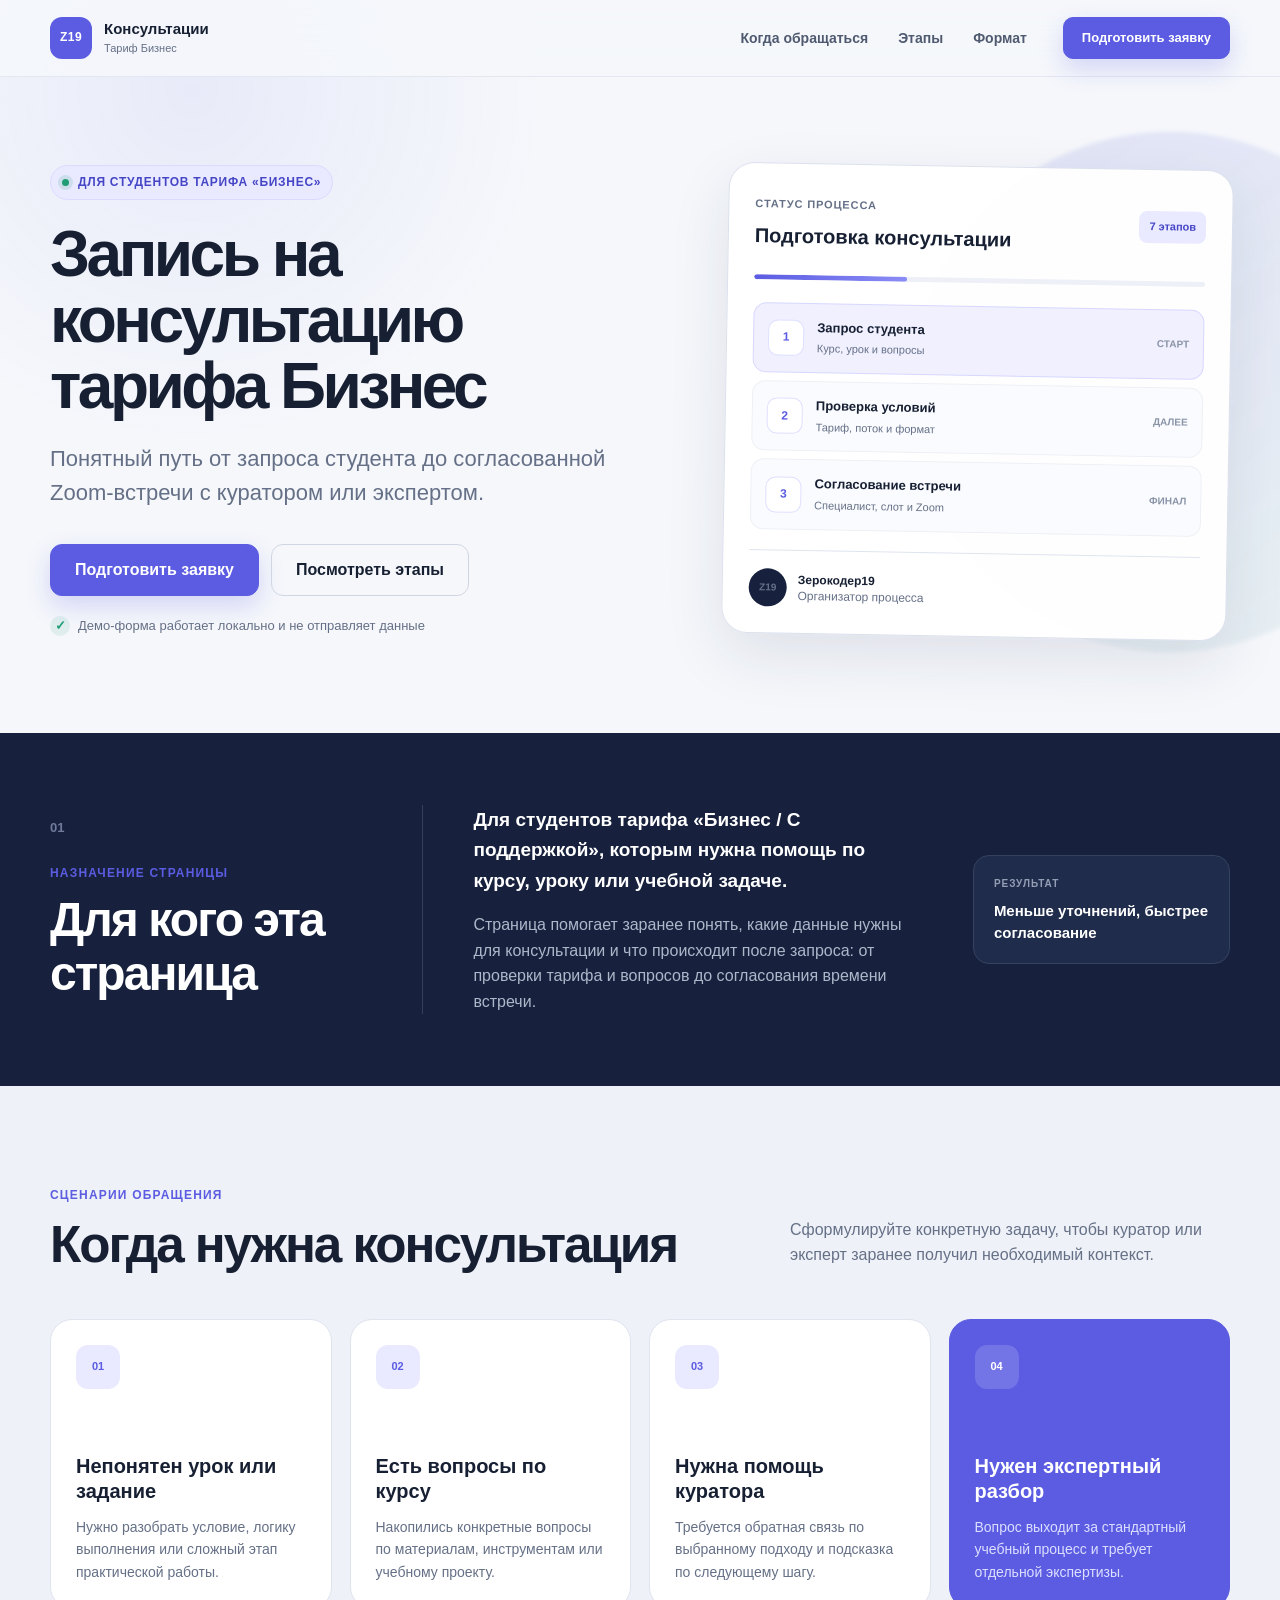
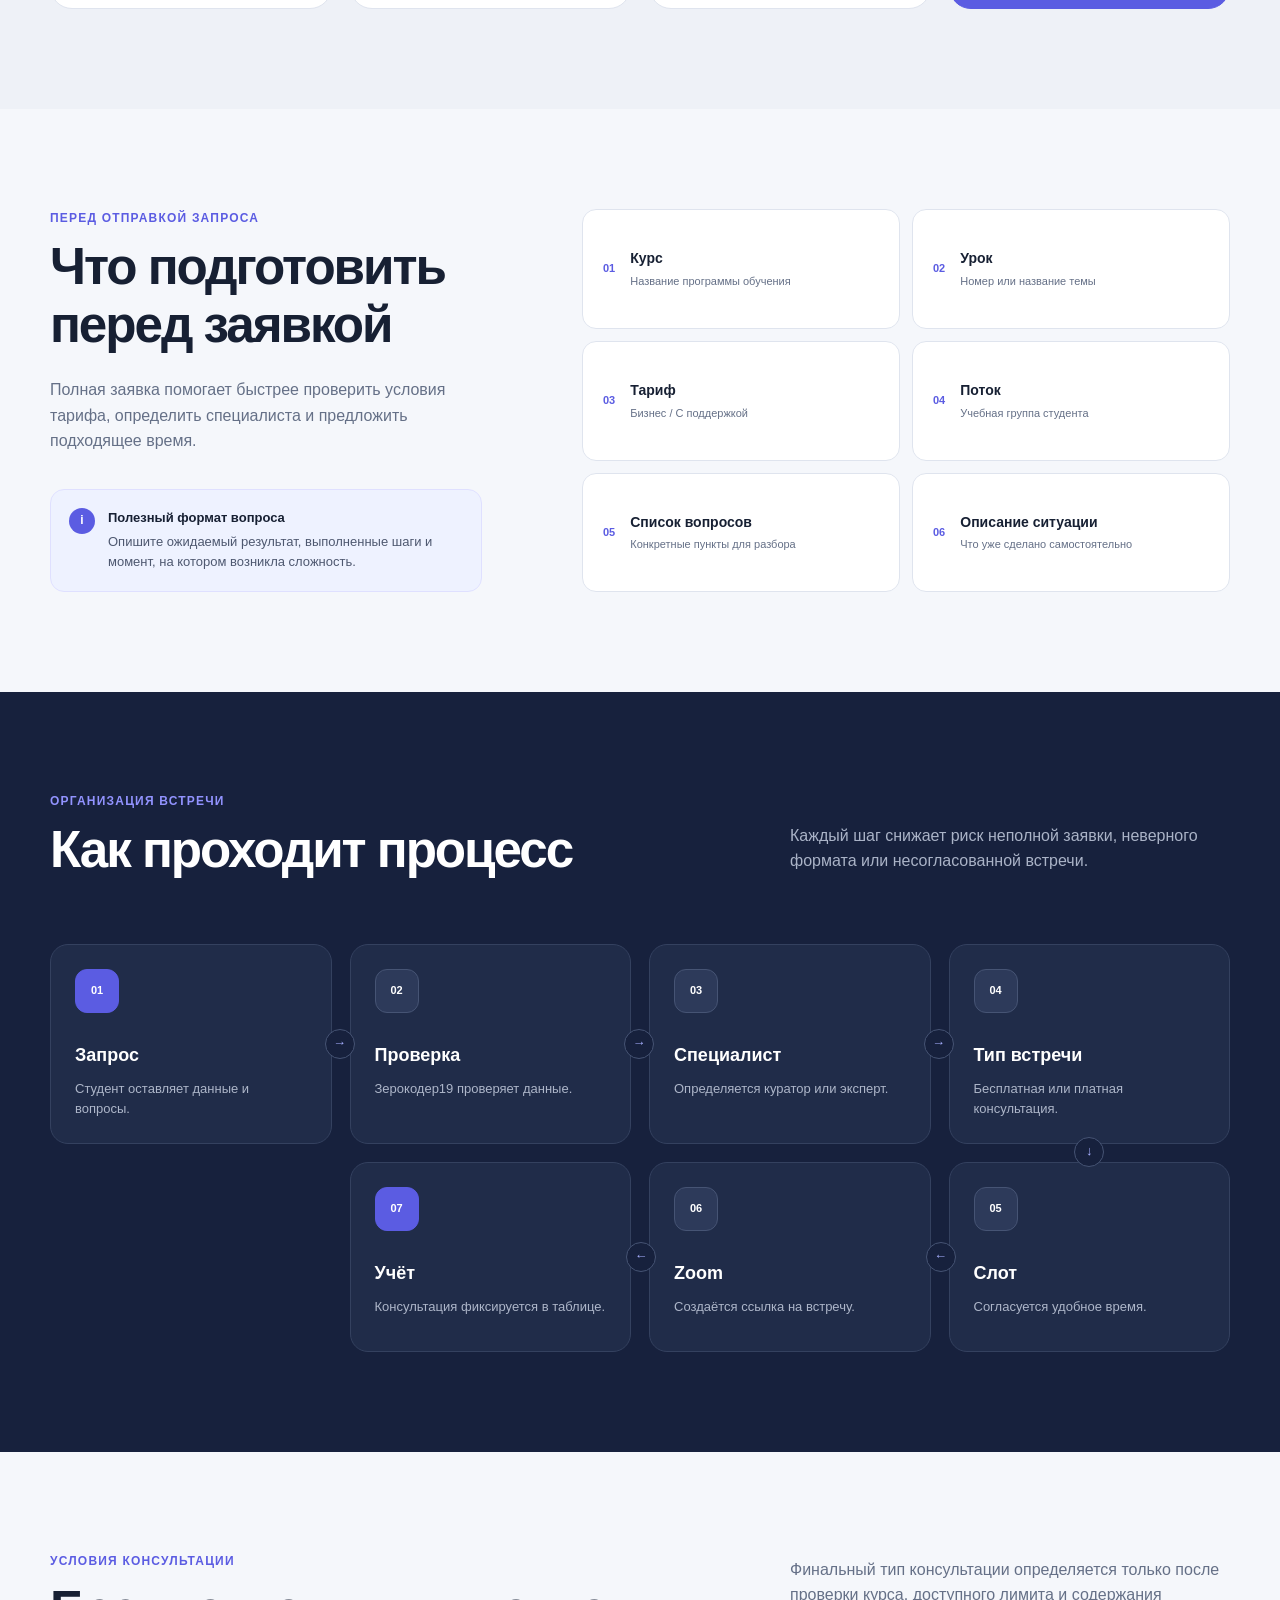
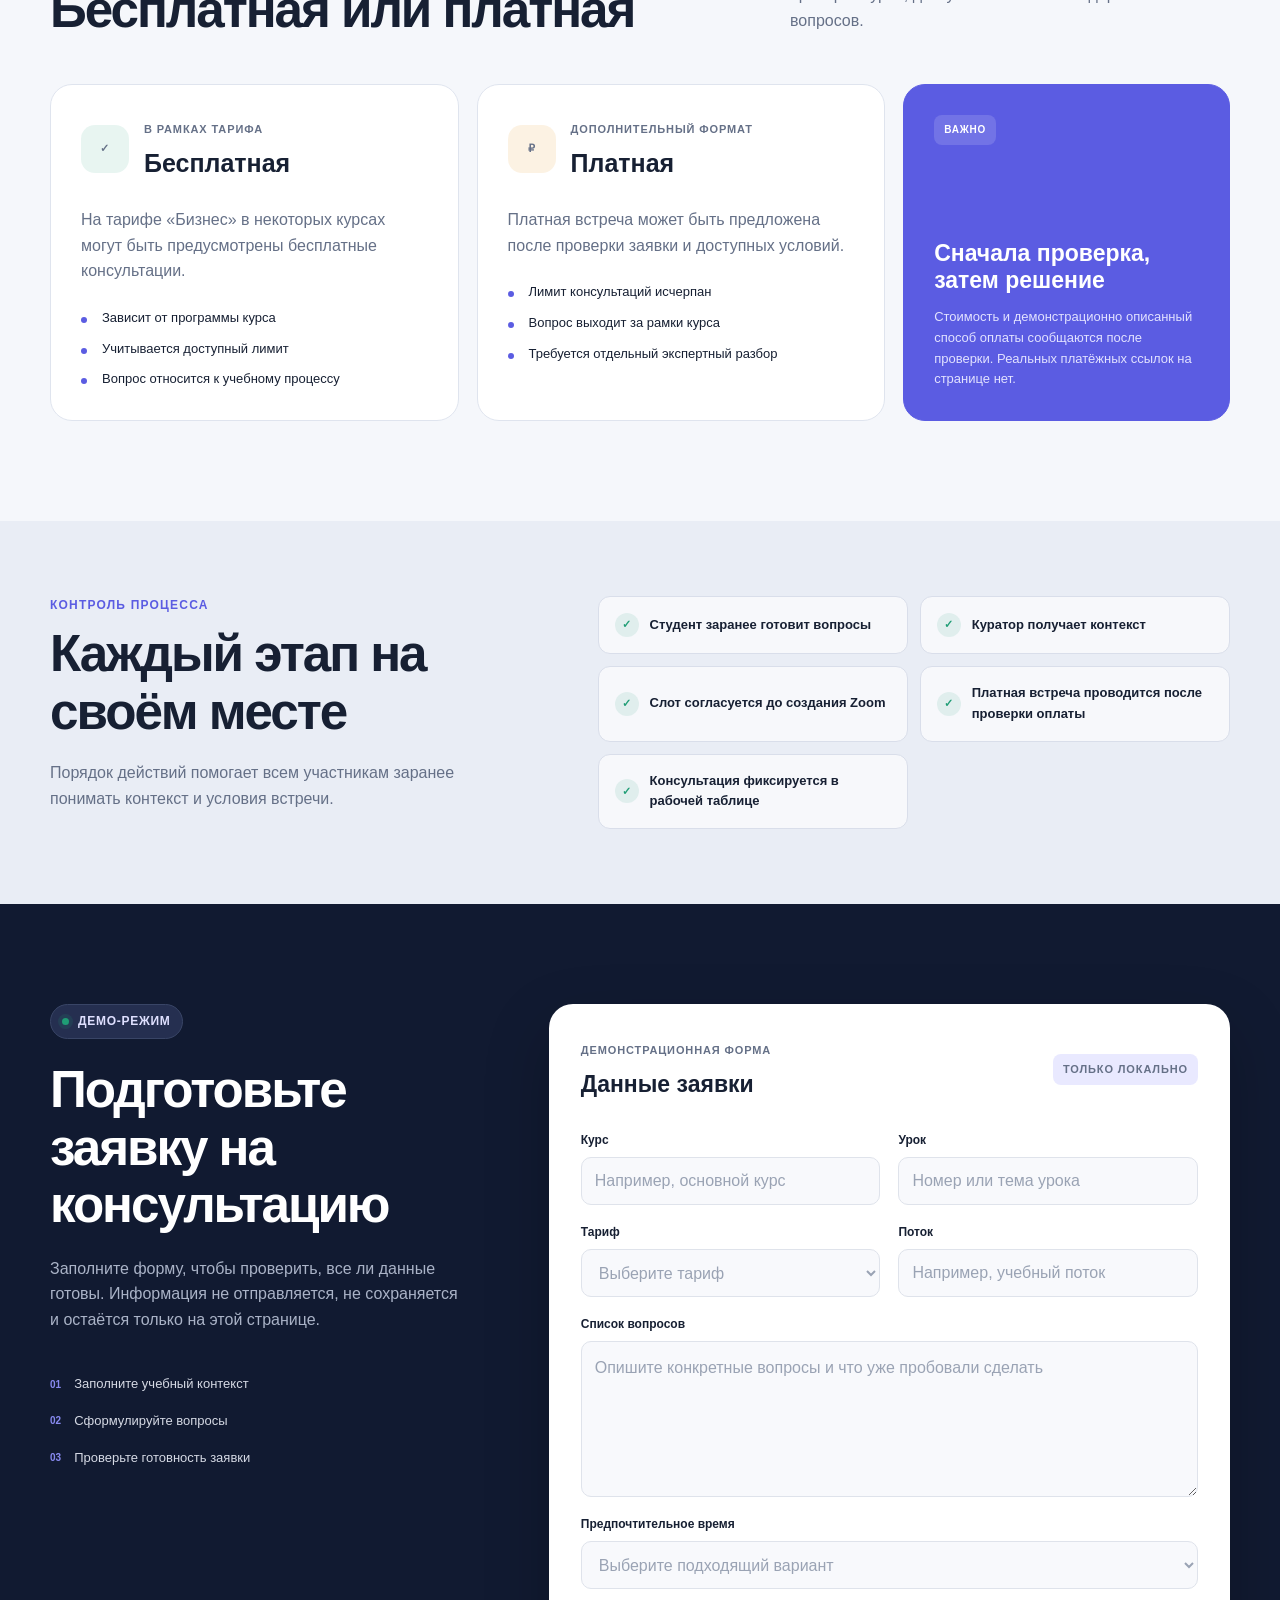
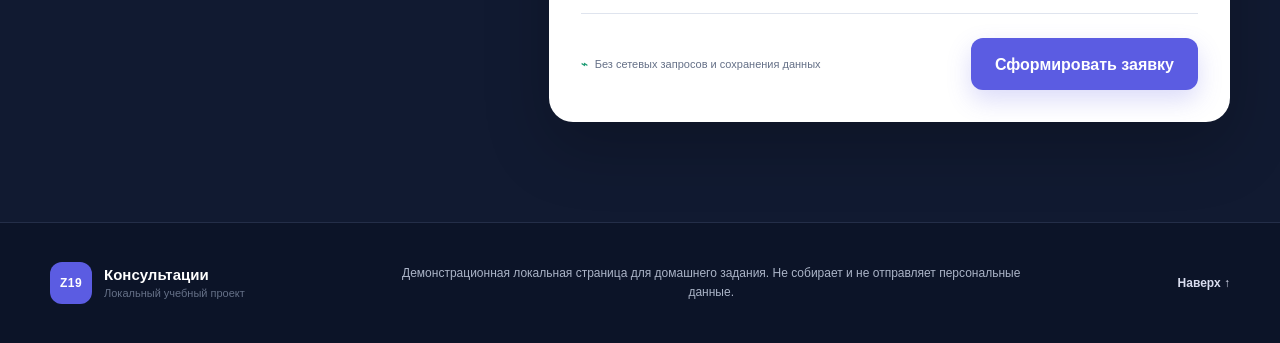
<file: cln05-business-consultation-landing/index.html>
<!DOCTYPE html>
<html lang="ru">
<head>
  <meta charset="UTF-8">
  <meta name="viewport" content="width=device-width, initial-scale=1.0">
  <meta name="description" content="Локальная демонстрационная страница записи на консультацию тарифа Бизнес.">
  <title>Запись на консультацию тарифа Бизнес</title>
  <link rel="stylesheet" href="styles.css">
</head>
<body>
  <a class="skip-link" href="#main">Перейти к содержанию</a>

  <header class="site-header">
    <div class="container header-inner">
      <a class="brand" href="#top" aria-label="На первый экран">
        <span class="brand-mark" aria-hidden="true">Z19</span>
        <span>
          <strong>Консультации</strong>
          <small>Тариф Бизнес</small>
        </span>
      </a>

      <nav class="main-nav" aria-label="Основная навигация">
        <a href="#situations">Когда обращаться</a>
        <a href="#process">Этапы</a>
        <a href="#format">Формат</a>
      </nav>

      <a class="button button-small" href="#request">Подготовить заявку</a>
    </div>
  </header>

  <main id="main">
    <section class="hero" id="top">
      <div class="container hero-grid">
        <div class="hero-copy">
          <span class="eyebrow"><span class="status-dot"></span> Для студентов тарифа «Бизнес»</span>
          <h1>Запись на консультацию тарифа Бизнес</h1>
          <p class="hero-lead">Понятный путь от запроса студента до согласованной Zoom-встречи с куратором или экспертом.</p>
          <div class="hero-actions">
            <a class="button" href="#request">Подготовить заявку</a>
            <a class="button button-secondary" href="#process">Посмотреть этапы</a>
          </div>
          <p class="privacy-note">
            <span aria-hidden="true">✓</span>
            Демо-форма работает локально и не отправляет данные
          </p>
        </div>

        <div class="hero-panel" aria-label="Краткая схема процесса">
          <div class="panel-header">
            <div>
              <span class="panel-label">Статус процесса</span>
              <h2>Подготовка консультации</h2>
            </div>
            <span class="status-badge">7 этапов</span>
          </div>

          <div class="progress-track" aria-hidden="true">
            <span></span>
          </div>

          <ol class="status-list">
            <li class="is-active">
              <span class="status-icon">1</span>
              <div><strong>Запрос студента</strong><small>Курс, урок и вопросы</small></div>
              <span class="item-state">Старт</span>
            </li>
            <li>
              <span class="status-icon">2</span>
              <div><strong>Проверка условий</strong><small>Тариф, поток и формат</small></div>
              <span class="item-state">Далее</span>
            </li>
            <li>
              <span class="status-icon">3</span>
              <div><strong>Согласование встречи</strong><small>Специалист, слот и Zoom</small></div>
              <span class="item-state">Финал</span>
            </li>
          </ol>

          <div class="panel-footer">
            <span class="avatar" aria-hidden="true">Z19</span>
            <p><strong>Зерокодер19</strong><br><span>Организатор процесса</span></p>
          </div>
        </div>
      </div>
    </section>

    <section class="section audience">
      <div class="container audience-grid">
        <div>
          <span class="section-number">01</span>
          <p class="section-kicker">Назначение страницы</p>
          <h2>Для кого эта страница</h2>
        </div>
        <div class="audience-copy">
          <p class="large-text">Для студентов тарифа «Бизнес / С поддержкой», которым нужна помощь по курсу, уроку или учебной задаче.</p>
          <p>Страница помогает заранее понять, какие данные нужны для консультации и что происходит после запроса: от проверки тарифа и вопросов до согласования времени встречи.</p>
        </div>
        <div class="audience-result">
          <span>Результат</span>
          <strong>Меньше уточнений, быстрее согласование</strong>
        </div>
      </div>
    </section>

    <section class="section section-tinted" id="situations">
      <div class="container">
        <div class="section-heading">
          <div>
            <p class="section-kicker">Сценарии обращения</p>
            <h2>Когда нужна консультация</h2>
          </div>
          <p>Сформулируйте конкретную задачу, чтобы куратор или эксперт заранее получил необходимый контекст.</p>
        </div>

        <div class="card-grid">
          <article class="feature-card">
            <span class="card-icon" aria-hidden="true">01</span>
            <h3>Непонятен урок или задание</h3>
            <p>Нужно разобрать условие, логику выполнения или сложный этап практической работы.</p>
          </article>
          <article class="feature-card">
            <span class="card-icon" aria-hidden="true">02</span>
            <h3>Есть вопросы по курсу</h3>
            <p>Накопились конкретные вопросы по материалам, инструментам или учебному проекту.</p>
          </article>
          <article class="feature-card">
            <span class="card-icon" aria-hidden="true">03</span>
            <h3>Нужна помощь куратора</h3>
            <p>Требуется обратная связь по выбранному подходу и подсказка по следующему шагу.</p>
          </article>
          <article class="feature-card feature-card-accent">
            <span class="card-icon" aria-hidden="true">04</span>
            <h3>Нужен экспертный разбор</h3>
            <p>Вопрос выходит за стандартный учебный процесс и требует отдельной экспертизы.</p>
          </article>
        </div>
      </div>
    </section>

    <section class="section preparation">
      <div class="container preparation-grid">
        <div class="preparation-copy">
          <p class="section-kicker">Перед отправкой запроса</p>
          <h2>Что подготовить перед заявкой</h2>
          <p>Полная заявка помогает быстрее проверить условия тарифа, определить специалиста и предложить подходящее время.</p>
          <div class="tip">
            <span aria-hidden="true">i</span>
            <p><strong>Полезный формат вопроса</strong>Опишите ожидаемый результат, выполненные шаги и момент, на котором возникла сложность.</p>
          </div>
        </div>

        <ul class="check-list">
          <li><span>01</span><div><strong>Курс</strong><small>Название программы обучения</small></div></li>
          <li><span>02</span><div><strong>Урок</strong><small>Номер или название темы</small></div></li>
          <li><span>03</span><div><strong>Тариф</strong><small>Бизнес / С поддержкой</small></div></li>
          <li><span>04</span><div><strong>Поток</strong><small>Учебная группа студента</small></div></li>
          <li><span>05</span><div><strong>Список вопросов</strong><small>Конкретные пункты для разбора</small></div></li>
          <li><span>06</span><div><strong>Описание ситуации</strong><small>Что уже сделано самостоятельно</small></div></li>
        </ul>
      </div>
    </section>

    <section class="section process-section" id="process">
      <div class="container">
        <div class="section-heading section-heading-light">
          <div>
            <p class="section-kicker">Организация встречи</p>
            <h2>Как проходит процесс</h2>
          </div>
          <p>Каждый шаг снижает риск неполной заявки, неверного формата или несогласованной встречи.</p>
        </div>

        <ol class="process-list">
          <li><span class="process-number">01</span><h3>Запрос</h3><p>Студент оставляет данные и вопросы.</p></li>
          <li><span class="process-number">02</span><h3>Проверка</h3><p>Зерокодер19 проверяет данные.</p></li>
          <li><span class="process-number">03</span><h3>Специалист</h3><p>Определяется куратор или эксперт.</p></li>
          <li><span class="process-number">04</span><h3>Тип встречи</h3><p>Бесплатная или платная консультация.</p></li>
          <li><span class="process-number">05</span><h3>Слот</h3><p>Согласуется удобное время.</p></li>
          <li><span class="process-number">06</span><h3>Zoom</h3><p>Создаётся ссылка на встречу.</p></li>
          <li><span class="process-number">07</span><h3>Учёт</h3><p>Консультация фиксируется в таблице.</p></li>
        </ol>
      </div>
    </section>

    <section class="section" id="format">
      <div class="container">
        <div class="section-heading">
          <div>
            <p class="section-kicker">Условия консультации</p>
            <h2>Бесплатная или платная</h2>
          </div>
          <p>Финальный тип консультации определяется только после проверки курса, доступного лимита и содержания вопросов.</p>
        </div>

        <div class="format-grid">
          <article class="format-card">
            <div class="format-title">
              <span class="format-icon format-icon-free" aria-hidden="true">✓</span>
              <div><span>В рамках тарифа</span><h3>Бесплатная</h3></div>
            </div>
            <p>На тарифе «Бизнес» в некоторых курсах могут быть предусмотрены бесплатные консультации.</p>
            <ul>
              <li>Зависит от программы курса</li>
              <li>Учитывается доступный лимит</li>
              <li>Вопрос относится к учебному процессу</li>
            </ul>
          </article>

          <article class="format-card">
            <div class="format-title">
              <span class="format-icon format-icon-paid" aria-hidden="true">₽</span>
              <div><span>Дополнительный формат</span><h3>Платная</h3></div>
            </div>
            <p>Платная встреча может быть предложена после проверки заявки и доступных условий.</p>
            <ul>
              <li>Лимит консультаций исчерпан</li>
              <li>Вопрос выходит за рамки курса</li>
              <li>Требуется отдельный экспертный разбор</li>
            </ul>
          </article>

          <aside class="decision-card">
            <span class="decision-label">Важно</span>
            <h3>Сначала проверка, затем решение</h3>
            <p>Стоимость и демонстрационно описанный способ оплаты сообщаются после проверки. Реальных платёжных ссылок на странице нет.</p>
          </aside>
        </div>
      </div>
    </section>

    <section class="section trust-section">
      <div class="container trust-grid">
        <div class="trust-heading">
          <p class="section-kicker">Контроль процесса</p>
          <h2>Каждый этап на своём месте</h2>
          <p>Порядок действий помогает всем участникам заранее понимать контекст и условия встречи.</p>
        </div>
        <ul class="trust-list">
          <li><span>✓</span>Студент заранее готовит вопросы</li>
          <li><span>✓</span>Куратор получает контекст</li>
          <li><span>✓</span>Слот согласуется до создания Zoom</li>
          <li><span>✓</span>Платная встреча проводится после проверки оплаты</li>
          <li><span>✓</span>Консультация фиксируется в рабочей таблице</li>
        </ul>
      </div>
    </section>

    <section class="section request-section" id="request">
      <div class="container request-grid">
        <div class="request-copy">
          <span class="eyebrow eyebrow-light"><span class="status-dot"></span> Демо-режим</span>
          <h2>Подготовьте заявку на консультацию</h2>
          <p>Заполните форму, чтобы проверить, все ли данные готовы. Информация не отправляется, не сохраняется и остаётся только на этой странице.</p>
          <ul class="request-points">
            <li><span>01</span>Заполните учебный контекст</li>
            <li><span>02</span>Сформулируйте вопросы</li>
            <li><span>03</span>Проверьте готовность заявки</li>
          </ul>
        </div>

        <form class="request-form" id="consultation-form" novalidate>
          <div class="form-heading">
            <div>
              <span>Демонстрационная форма</span>
              <h3>Данные заявки</h3>
            </div>
            <span class="local-badge">Только локально</span>
          </div>

          <div class="form-grid">
            <label class="field">
              <span>Курс</span>
              <input type="text" name="course" placeholder="Например, основной курс" required autocomplete="off">
              <small class="field-error">Укажите курс</small>
            </label>

            <label class="field">
              <span>Урок</span>
              <input type="text" name="lesson" placeholder="Номер или тема урока" required autocomplete="off">
              <small class="field-error">Укажите урок</small>
            </label>

            <label class="field">
              <span>Тариф</span>
              <select name="tariff" required>
                <option value="">Выберите тариф</option>
                <option value="business">Бизнес / С поддержкой</option>
              </select>
              <small class="field-error">Выберите тариф</small>
            </label>

            <label class="field">
              <span>Поток</span>
              <input type="text" name="cohort" placeholder="Например, учебный поток" required autocomplete="off">
              <small class="field-error">Укажите поток</small>
            </label>

            <label class="field field-wide">
              <span>Список вопросов</span>
              <textarea name="questions" rows="5" placeholder="Опишите конкретные вопросы и что уже пробовали сделать" required></textarea>
              <small class="field-error">Добавьте список вопросов</small>
            </label>

            <label class="field field-wide">
              <span>Предпочтительное время</span>
              <select name="time" required>
                <option value="">Выберите подходящий вариант</option>
                <option value="weekday-day">Будни днём</option>
                <option value="weekday-evening">Будни вечером</option>
                <option value="weekend">Выходные</option>
              </select>
              <small class="field-error">Выберите предпочтительное время</small>
            </label>
          </div>

          <div class="form-footer">
            <p><span aria-hidden="true">⌁</span> Без сетевых запросов и сохранения данных</p>
            <button class="button button-form" type="submit">Сформировать заявку</button>
          </div>

          <div class="success-message" id="success-message" role="status" aria-live="polite" hidden>
            <span class="success-icon" aria-hidden="true">✓</span>
            <div>
              <strong>Демо-заявка сформирована.</strong>
              <p>В реальной рабочей версии данные проверяет Зерокодер19.</p>
            </div>
            <button type="button" class="message-close" aria-label="Закрыть сообщение">×</button>
          </div>
        </form>
      </div>
    </section>
  </main>

  <footer class="site-footer">
    <div class="container footer-inner">
      <div class="brand footer-brand">
        <span class="brand-mark" aria-hidden="true">Z19</span>
        <span><strong>Консультации</strong><small>Локальный учебный проект</small></span>
      </div>
      <p>Демонстрационная локальная страница для домашнего задания. Не собирает и не отправляет персональные данные.</p>
      <a href="#top">Наверх ↑</a>
    </div>
  </footer>

  <script src="script.js"></script>
</body>
</html>
</file>
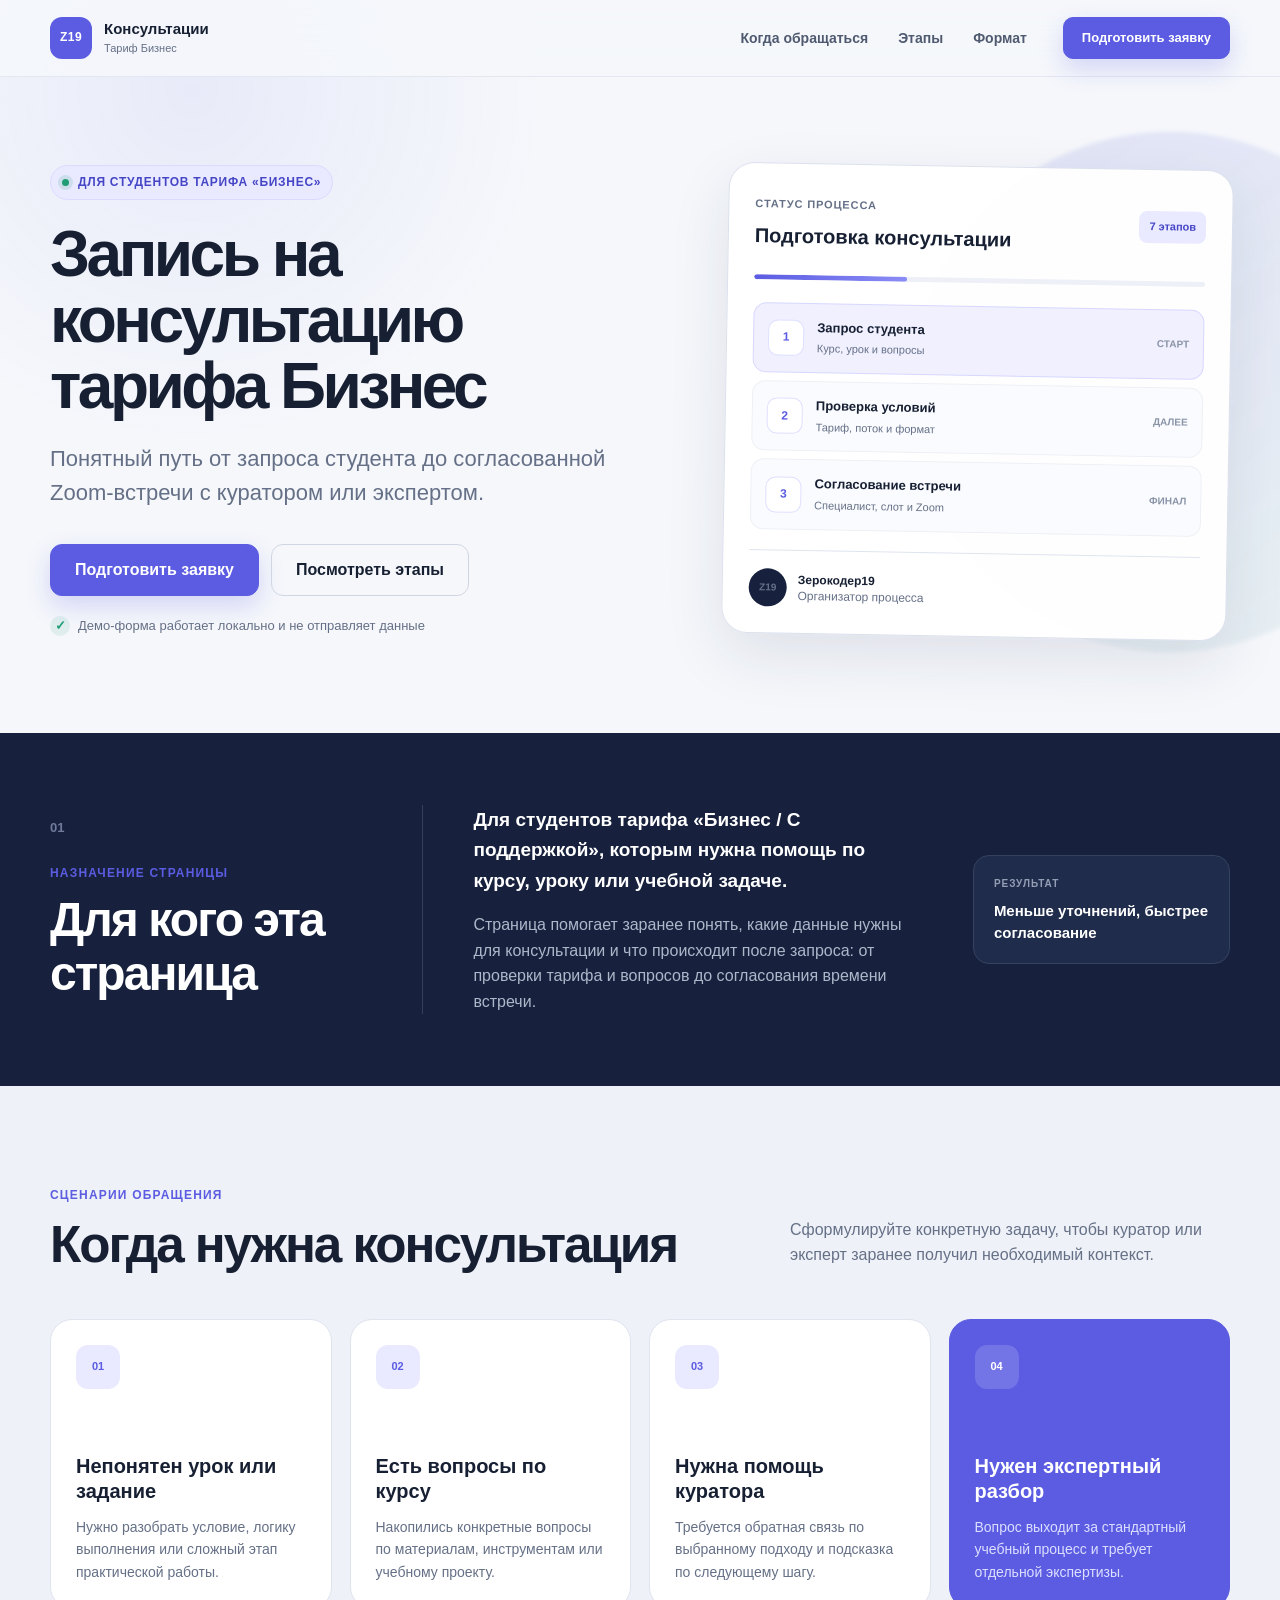
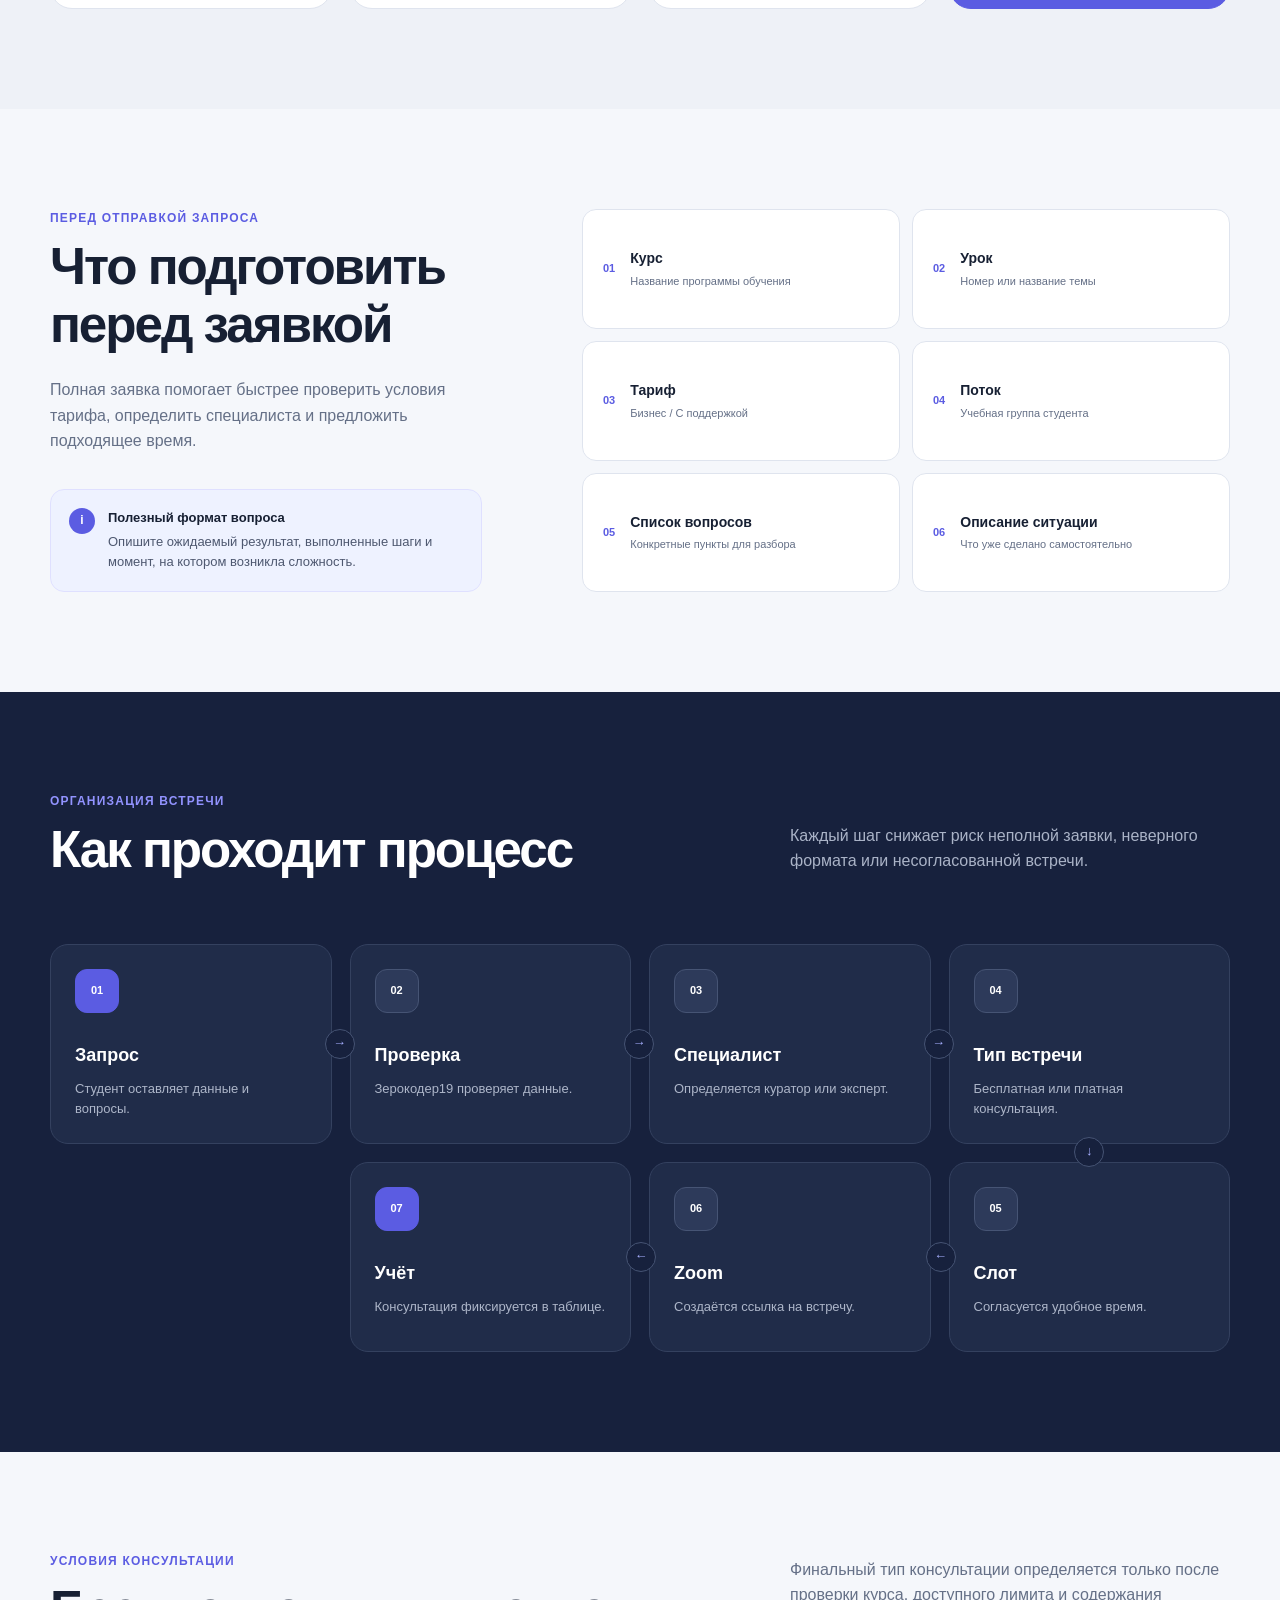
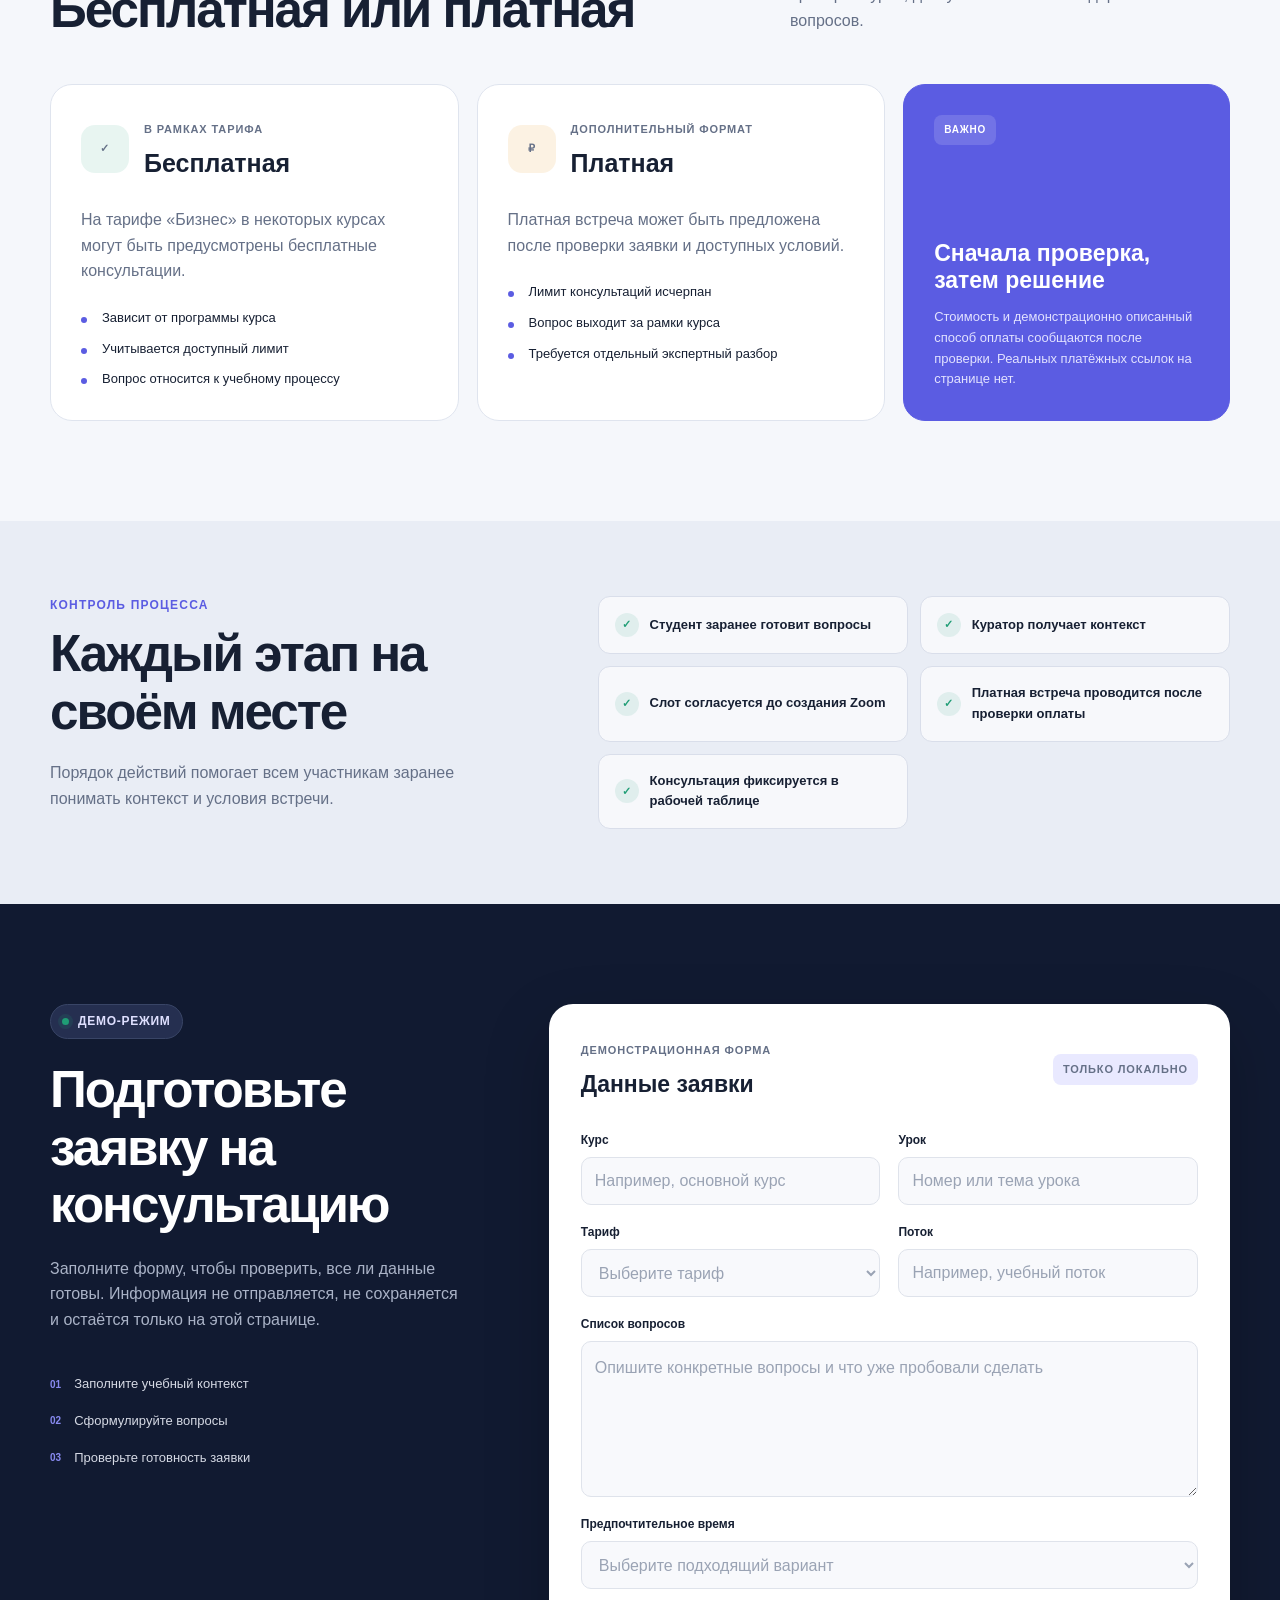
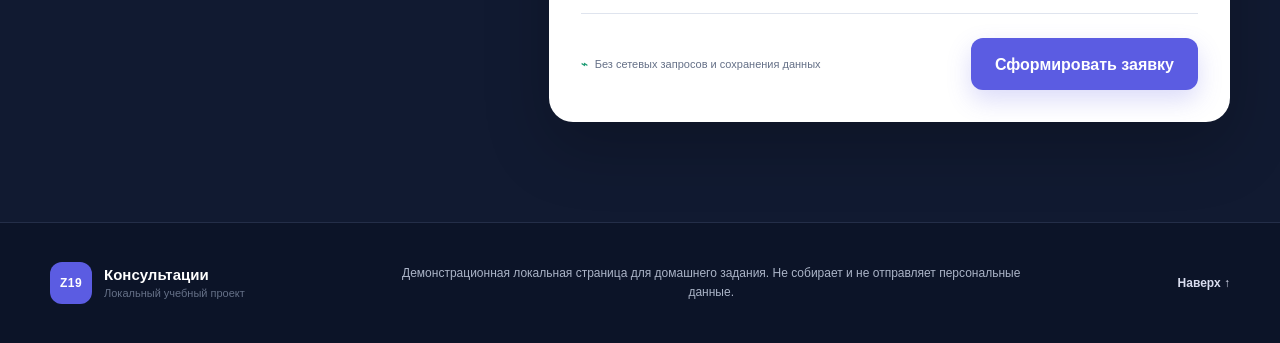
<file: cln07-mcp-audit/index.html>
<!DOCTYPE html>
<html lang="ru">
<head>
  <meta charset="UTF-8">
  <meta name="viewport" content="width=device-width, initial-scale=1.0">
  <meta name="description" content="Локальная демонстрационная страница записи на консультацию тарифа Бизнес.">
  <title>Запись на консультацию тарифа Бизнес</title>
  <link rel="icon" href="data:,">
  <link rel="stylesheet" href="styles.css">
</head>
<body>
  <a class="skip-link" href="#main">Перейти к содержанию</a>

  <header class="site-header">
    <div class="container header-inner">
      <a class="brand" href="#top" aria-label="На первый экран">
        <span class="brand-mark" aria-hidden="true">Z19</span>
        <span>
          <strong>Консультации</strong>
          <small>Тариф Бизнес</small>
        </span>
      </a>

      <nav class="main-nav" aria-label="Основная навигация">
        <a href="#situations">Когда обращаться</a>
        <a href="#process">Этапы</a>
        <a href="#format">Формат</a>
      </nav>

      <a class="button button-small" href="#request">Подготовить заявку</a>
    </div>
  </header>

  <main id="main">
    <section class="hero" id="top">
      <div class="container hero-grid">
        <div class="hero-copy">
          <span class="eyebrow"><span class="status-dot"></span> Для студентов тарифа «Бизнес»</span>
          <h1>Запись на консультацию тарифа Бизнес</h1>
          <p class="hero-lead">Понятный путь от запроса студента до согласованной Zoom-встречи с куратором или экспертом.</p>
          <div class="hero-actions">
            <a class="button" href="#request">Подготовить заявку</a>
            <a class="button button-secondary" href="#process">Посмотреть этапы</a>
          </div>
          <p class="privacy-note">
            <span aria-hidden="true">✓</span>
            Демо-форма работает локально и не отправляет данные
          </p>
        </div>

        <div class="hero-panel" aria-label="Краткая схема процесса">
          <div class="panel-header">
            <div>
              <span class="panel-label">Статус процесса</span>
              <h2>Подготовка консультации</h2>
            </div>
            <span class="status-badge">7 этапов</span>
          </div>

          <div class="progress-track" aria-hidden="true">
            <span></span>
          </div>

          <ol class="status-list">
            <li class="is-active">
              <span class="status-icon">1</span>
              <div><strong>Запрос студента</strong><small>Курс, урок и вопросы</small></div>
              <span class="item-state">Старт</span>
            </li>
            <li>
              <span class="status-icon">2</span>
              <div><strong>Проверка условий</strong><small>Тариф, поток и формат</small></div>
              <span class="item-state">Далее</span>
            </li>
            <li>
              <span class="status-icon">3</span>
              <div><strong>Согласование встречи</strong><small>Специалист, слот и Zoom</small></div>
              <span class="item-state">Финал</span>
            </li>
          </ol>

          <div class="panel-footer">
            <span class="avatar" aria-hidden="true">Z19</span>
            <p><strong>Зерокодер19</strong><br><span>Организатор процесса</span></p>
          </div>
        </div>
      </div>
    </section>

    <section class="section audience">
      <div class="container audience-grid">
        <div>
          <span class="section-number">01</span>
          <p class="section-kicker">Назначение страницы</p>
          <h2>Для кого эта страница</h2>
        </div>
        <div class="audience-copy">
          <p class="large-text">Для студентов тарифа «Бизнес / С поддержкой», которым нужна помощь по курсу, уроку или учебной задаче.</p>
          <p>Страница помогает заранее понять, какие данные нужны для консультации и что происходит после запроса: от проверки тарифа и вопросов до согласования времени встречи.</p>
        </div>
        <div class="audience-result">
          <span>Результат</span>
          <strong>Меньше уточнений, быстрее согласование</strong>
        </div>
      </div>
    </section>

    <section class="section section-tinted" id="situations">
      <div class="container">
        <div class="section-heading">
          <div>
            <p class="section-kicker">Сценарии обращения</p>
            <h2>Когда нужна консультация</h2>
          </div>
          <p>Сформулируйте конкретную задачу, чтобы куратор или эксперт заранее получил необходимый контекст.</p>
        </div>

        <div class="card-grid">
          <article class="feature-card">
            <span class="card-icon" aria-hidden="true">01</span>
            <h3>Непонятен урок или задание</h3>
            <p>Нужно разобрать условие, логику выполнения или сложный этап практической работы.</p>
          </article>
          <article class="feature-card">
            <span class="card-icon" aria-hidden="true">02</span>
            <h3>Есть вопросы по курсу</h3>
            <p>Накопились конкретные вопросы по материалам, инструментам или учебному проекту.</p>
          </article>
          <article class="feature-card">
            <span class="card-icon" aria-hidden="true">03</span>
            <h3>Нужна помощь куратора</h3>
            <p>Требуется обратная связь по выбранному подходу и подсказка по следующему шагу.</p>
          </article>
          <article class="feature-card feature-card-accent">
            <span class="card-icon" aria-hidden="true">04</span>
            <h3>Нужен экспертный разбор</h3>
            <p>Вопрос выходит за стандартный учебный процесс и требует отдельной экспертизы.</p>
          </article>
        </div>
      </div>
    </section>

    <section class="section preparation">
      <div class="container preparation-grid">
        <div class="preparation-copy">
          <p class="section-kicker">Перед отправкой запроса</p>
          <h2>Что подготовить перед заявкой</h2>
          <p>Полная заявка помогает быстрее проверить условия тарифа, определить специалиста и предложить подходящее время.</p>
          <div class="tip">
            <span aria-hidden="true">i</span>
            <p><strong>Полезный формат вопроса</strong>Опишите ожидаемый результат, выполненные шаги и момент, на котором возникла сложность.</p>
          </div>
        </div>

        <ul class="check-list">
          <li><span>01</span><div><strong>Курс</strong><small>Название программы обучения</small></div></li>
          <li><span>02</span><div><strong>Урок</strong><small>Номер или название темы</small></div></li>
          <li><span>03</span><div><strong>Тариф</strong><small>Бизнес / С поддержкой</small></div></li>
          <li><span>04</span><div><strong>Поток</strong><small>Учебная группа студента</small></div></li>
          <li><span>05</span><div><strong>Список вопросов</strong><small>Конкретные пункты для разбора</small></div></li>
          <li><span>06</span><div><strong>Описание ситуации</strong><small>Что уже сделано самостоятельно</small></div></li>
        </ul>
      </div>
    </section>

    <section class="section process-section" id="process">
      <div class="container">
        <div class="section-heading section-heading-light">
          <div>
            <p class="section-kicker">Организация встречи</p>
            <h2>Как проходит процесс</h2>
          </div>
          <p>Каждый шаг снижает риск неполной заявки, неверного формата или несогласованной встречи.</p>
        </div>

        <ol class="process-list">
          <li><span class="process-number">01</span><h3>Запрос</h3><p>Студент оставляет данные и вопросы.</p></li>
          <li><span class="process-number">02</span><h3>Проверка</h3><p>Зерокодер19 проверяет данные.</p></li>
          <li><span class="process-number">03</span><h3>Специалист</h3><p>Определяется куратор или эксперт.</p></li>
          <li><span class="process-number">04</span><h3>Тип встречи</h3><p>Бесплатная или платная консультация.</p></li>
          <li><span class="process-number">05</span><h3>Слот</h3><p>Согласуется удобное время.</p></li>
          <li><span class="process-number">06</span><h3>Zoom</h3><p>Создаётся ссылка на встречу.</p></li>
          <li><span class="process-number">07</span><h3>Учёт</h3><p>Консультация фиксируется в таблице.</p></li>
        </ol>
      </div>
    </section>

    <section class="section" id="format">
      <div class="container">
        <div class="section-heading">
          <div>
            <p class="section-kicker">Условия консультации</p>
            <h2>Бесплатная или платная</h2>
          </div>
          <p>Финальный тип консультации определяется только после проверки курса, доступного лимита и содержания вопросов.</p>
        </div>

        <div class="format-grid">
          <article class="format-card">
            <div class="format-title">
              <span class="format-icon format-icon-free" aria-hidden="true">✓</span>
              <div><span>В рамках тарифа</span><h3>Бесплатная</h3></div>
            </div>
            <p>На тарифе «Бизнес» в некоторых курсах могут быть предусмотрены бесплатные консультации.</p>
            <ul>
              <li>Зависит от программы курса</li>
              <li>Учитывается доступный лимит</li>
              <li>Вопрос относится к учебному процессу</li>
            </ul>
          </article>

          <article class="format-card">
            <div class="format-title">
              <span class="format-icon format-icon-paid" aria-hidden="true">₽</span>
              <div><span>Дополнительный формат</span><h3>Платная</h3></div>
            </div>
            <p>Платная встреча может быть предложена после проверки заявки и доступных условий.</p>
            <ul>
              <li>Лимит консультаций исчерпан</li>
              <li>Вопрос выходит за рамки курса</li>
              <li>Требуется отдельный экспертный разбор</li>
            </ul>
          </article>

          <aside class="decision-card">
            <span class="decision-label">Важно</span>
            <h3>Сначала проверка, затем решение</h3>
            <p>Стоимость и демонстрационно описанный способ оплаты сообщаются после проверки. Реальных платёжных ссылок на странице нет.</p>
          </aside>
        </div>
      </div>
    </section>

    <section class="section trust-section">
      <div class="container trust-grid">
        <div class="trust-heading">
          <p class="section-kicker">Контроль процесса</p>
          <h2>Каждый этап на своём месте</h2>
          <p>Порядок действий помогает всем участникам заранее понимать контекст и условия встречи.</p>
        </div>
        <ul class="trust-list">
          <li><span>✓</span>Студент заранее готовит вопросы</li>
          <li><span>✓</span>Куратор получает контекст</li>
          <li><span>✓</span>Слот согласуется до создания Zoom</li>
          <li><span>✓</span>Платная встреча проводится после проверки оплаты</li>
          <li><span>✓</span>Консультация фиксируется в рабочей таблице</li>
        </ul>
      </div>
    </section>

    <section class="section request-section" id="request">
      <div class="container request-grid">
        <div class="request-copy">
          <span class="eyebrow eyebrow-light"><span class="status-dot"></span> Демо-режим</span>
          <h2>Подготовьте заявку на консультацию</h2>
          <p>Заполните форму, чтобы проверить, все ли данные готовы. Информация не отправляется, не сохраняется и остаётся только на этой странице.</p>
          <ul class="request-points">
            <li><span>01</span>Заполните учебный контекст</li>
            <li><span>02</span>Сформулируйте вопросы</li>
            <li><span>03</span>Проверьте готовность заявки</li>
          </ul>
        </div>

        <form class="request-form" id="consultation-form" novalidate>
          <div class="form-heading">
            <div>
              <span>Демонстрационная форма</span>
              <h3>Данные заявки</h3>
            </div>
            <span class="local-badge">Только локально</span>
          </div>

          <div class="form-grid">
            <label class="field">
              <span>Курс</span>
              <input type="text" name="course" placeholder="Например, основной курс" required autocomplete="off">
              <small class="field-error">Укажите курс</small>
            </label>

            <label class="field">
              <span>Урок</span>
              <input type="text" name="lesson" placeholder="Номер или тема урока" required autocomplete="off">
              <small class="field-error">Укажите урок</small>
            </label>

            <label class="field">
              <span>Тариф</span>
              <select name="tariff" required>
                <option value="">Выберите тариф</option>
                <option value="business">Бизнес / С поддержкой</option>
              </select>
              <small class="field-error">Выберите тариф</small>
            </label>

            <label class="field">
              <span>Поток</span>
              <input type="text" name="cohort" placeholder="Например, учебный поток" required autocomplete="off">
              <small class="field-error">Укажите поток</small>
            </label>

            <label class="field field-wide">
              <span>Список вопросов</span>
              <textarea name="questions" rows="5" placeholder="Опишите конкретные вопросы и что уже пробовали сделать" required></textarea>
              <small class="field-error">Добавьте список вопросов</small>
            </label>

            <label class="field field-wide">
              <span>Предпочтительное время</span>
              <select name="time" required>
                <option value="">Выберите подходящий вариант</option>
                <option value="weekday-day">Будни днём</option>
                <option value="weekday-evening">Будни вечером</option>
                <option value="weekend">Выходные</option>
              </select>
              <small class="field-error">Выберите предпочтительное время</small>
            </label>
          </div>

          <div class="form-footer">
            <p><span aria-hidden="true">⌁</span> Без сетевых запросов и сохранения данных</p>
            <button class="button button-form" type="submit">Сформировать заявку</button>
          </div>

          <div class="success-message" id="success-message" role="status" aria-live="polite" hidden>
            <span class="success-icon" aria-hidden="true">✓</span>
            <div>
              <strong>Демо-заявка сформирована.</strong>
              <p>В реальной рабочей версии данные проверяет Зерокодер19.</p>
            </div>
            <button type="button" class="message-close" aria-label="Закрыть сообщение">×</button>
          </div>
        </form>
      </div>
    </section>
  </main>

  <footer class="site-footer">
    <div class="container footer-inner">
      <div class="brand footer-brand">
        <span class="brand-mark" aria-hidden="true">Z19</span>
        <span><strong>Консультации</strong><small>Локальный учебный проект</small></span>
      </div>
      <p>Демонстрационная локальная страница для домашнего задания. Не собирает и не отправляет персональные данные.</p>
      <a href="#top">Наверх ↑</a>
    </div>
  </footer>

  <script src="script.js"></script>
</body>
</html>
</file>
<file: cln05-business-consultation-landing/styles.css>
:root {
  --bg: #f5f7fb;
  --surface: #ffffff;
  --surface-soft: #eef2ff;
  --ink: #172033;
  --muted: #657087;
  --line: #dfe4ee;
  --primary: #5b5ce2;
  --primary-dark: #4546c6;
  --primary-soft: #e9e9ff;
  --navy: #17213d;
  --success: #1f9d75;
  --warning: #e6a13a;
  --shadow: 0 22px 60px rgba(25, 38, 71, 0.1);
  --radius: 22px;
  --radius-small: 14px;
  --container: 1180px;
}

* {
  box-sizing: border-box;
}

html {
  scroll-behavior: smooth;
}

body {
  margin: 0;
  color: var(--ink);
  background: var(--bg);
  font-family: Inter, -apple-system, BlinkMacSystemFont, "Segoe UI", sans-serif;
  line-height: 1.6;
  -webkit-font-smoothing: antialiased;
}

body::before {
  position: fixed;
  inset: 0;
  z-index: -1;
  content: "";
  pointer-events: none;
  background-image: radial-gradient(circle at 15% 10%, rgba(91, 92, 226, 0.08), transparent 26%);
}

a {
  color: inherit;
  text-decoration: none;
}

button,
input,
select,
textarea {
  font: inherit;
}

button,
a {
  -webkit-tap-highlight-color: transparent;
}

.container {
  width: min(calc(100% - 40px), var(--container));
  margin-inline: auto;
}

.skip-link {
  position: fixed;
  top: 10px;
  left: 10px;
  z-index: 100;
  padding: 10px 16px;
  color: #fff;
  background: var(--navy);
  border-radius: 8px;
  transform: translateY(-150%);
}

.skip-link:focus {
  transform: translateY(0);
}

.site-header {
  position: sticky;
  top: 0;
  z-index: 20;
  background: rgba(245, 247, 251, 0.88);
  border-bottom: 1px solid rgba(223, 228, 238, 0.8);
  backdrop-filter: blur(18px);
}

.header-inner {
  display: flex;
  align-items: center;
  min-height: 76px;
  gap: 36px;
}

.brand {
  display: inline-flex;
  align-items: center;
  gap: 12px;
  margin-right: auto;
}

.brand-mark {
  display: grid;
  width: 42px;
  height: 42px;
  place-items: center;
  color: #fff;
  background: var(--primary);
  border-radius: 12px;
  font-size: 12px;
  font-weight: 800;
  letter-spacing: 0.04em;
}

.brand strong,
.brand small {
  display: block;
  line-height: 1.25;
}

.brand strong {
  font-size: 15px;
}

.brand small {
  margin-top: 3px;
  color: var(--muted);
  font-size: 11px;
}

.main-nav {
  display: flex;
  gap: 30px;
}

.main-nav a {
  position: relative;
  color: #4f5a70;
  font-size: 14px;
  font-weight: 600;
}

.main-nav a::after {
  position: absolute;
  right: 0;
  bottom: -8px;
  left: 0;
  height: 2px;
  content: "";
  background: var(--primary);
  transform: scaleX(0);
  transition: transform 180ms ease;
}

.main-nav a:hover::after,
.main-nav a:focus-visible::after {
  transform: scaleX(1);
}

.button {
  display: inline-flex;
  align-items: center;
  justify-content: center;
  min-height: 52px;
  padding: 0 24px;
  color: #fff;
  background: var(--primary);
  border: 1px solid var(--primary);
  border-radius: 12px;
  box-shadow: 0 10px 24px rgba(91, 92, 226, 0.22);
  font-weight: 700;
  cursor: pointer;
  transition: transform 180ms ease, box-shadow 180ms ease, background 180ms ease;
}

.button:hover {
  background: var(--primary-dark);
  box-shadow: 0 14px 28px rgba(91, 92, 226, 0.28);
  transform: translateY(-2px);
}

.button:focus-visible,
input:focus-visible,
select:focus-visible,
textarea:focus-visible,
a:focus-visible,
button:focus-visible {
  outline: 3px solid rgba(91, 92, 226, 0.25);
  outline-offset: 3px;
}

.button-small {
  min-height: 42px;
  padding-inline: 18px;
  border-radius: 10px;
  font-size: 13px;
}

.button-secondary {
  color: var(--ink);
  background: transparent;
  border-color: #cfd5e2;
  box-shadow: none;
}

.button-secondary:hover {
  color: var(--primary);
  background: #fff;
  border-color: var(--primary);
  box-shadow: none;
}

.hero {
  position: relative;
  overflow: hidden;
  padding: 88px 0 96px;
}

.hero::after {
  position: absolute;
  top: 55px;
  right: -150px;
  z-index: -1;
  width: 520px;
  height: 520px;
  content: "";
  background: linear-gradient(145deg, rgba(91, 92, 226, 0.13), rgba(31, 157, 117, 0.06));
  border-radius: 50%;
  filter: blur(2px);
}

.hero-grid {
  display: grid;
  grid-template-columns: 1.08fr 0.92fr;
  align-items: center;
  gap: 82px;
}

.eyebrow {
  display: inline-flex;
  align-items: center;
  gap: 9px;
  padding: 7px 11px;
  color: var(--primary-dark);
  background: var(--primary-soft);
  border: 1px solid #dadaff;
  border-radius: 999px;
  font-size: 12px;
  font-weight: 800;
  letter-spacing: 0.06em;
  text-transform: uppercase;
}

.status-dot {
  width: 7px;
  height: 7px;
  background: var(--success);
  border-radius: 50%;
  box-shadow: 0 0 0 4px rgba(31, 157, 117, 0.14);
}

.hero h1 {
  max-width: 700px;
  margin: 22px 0;
  font-size: clamp(44px, 5vw, 72px);
  line-height: 1.03;
  letter-spacing: -0.055em;
}

.hero-lead {
  max-width: 650px;
  margin: 0;
  color: var(--muted);
  font-size: clamp(18px, 2vw, 22px);
  line-height: 1.55;
}

.hero-actions {
  display: flex;
  flex-wrap: wrap;
  gap: 12px;
  margin-top: 34px;
}

.privacy-note {
  display: flex;
  align-items: center;
  gap: 8px;
  margin: 20px 0 0;
  color: var(--muted);
  font-size: 13px;
}

.privacy-note span {
  display: grid;
  width: 20px;
  height: 20px;
  place-items: center;
  color: var(--success);
  background: rgba(31, 157, 117, 0.1);
  border-radius: 50%;
  font-weight: 800;
}

.hero-panel {
  padding: 26px;
  background: rgba(255, 255, 255, 0.94);
  border: 1px solid rgba(218, 223, 235, 0.95);
  border-radius: 26px;
  box-shadow: var(--shadow);
  transform: rotate(1deg);
  transition: transform 260ms ease;
}

.hero-panel:hover {
  transform: rotate(0) translateY(-3px);
}

.panel-header,
.panel-footer,
.status-list li {
  display: flex;
  align-items: center;
}

.panel-header {
  justify-content: space-between;
  gap: 20px;
}

.panel-label,
.format-title span,
.form-heading span {
  color: var(--muted);
  font-size: 11px;
  font-weight: 800;
  letter-spacing: 0.08em;
  text-transform: uppercase;
}

.panel-header h2 {
  margin: 4px 0 0;
  font-size: 20px;
}

.status-badge,
.local-badge {
  flex: 0 0 auto;
  padding: 7px 10px;
  color: var(--primary-dark);
  background: var(--primary-soft);
  border-radius: 8px;
  font-size: 11px;
  font-weight: 800;
}

.progress-track {
  height: 5px;
  margin: 23px 0;
  overflow: hidden;
  background: #edf0f6;
  border-radius: 999px;
}

.progress-track span {
  display: block;
  width: 34%;
  height: 100%;
  background: linear-gradient(90deg, var(--primary), #8b8cf6);
  border-radius: inherit;
}

.status-list {
  display: grid;
  gap: 8px;
  margin: 0;
  padding: 0;
  list-style: none;
}

.status-list li {
  gap: 13px;
  padding: 14px;
  background: #fafbfe;
  border: 1px solid #edf0f5;
  border-radius: 13px;
}

.status-list li.is-active {
  background: #f0f0ff;
  border-color: #d7d7ff;
}

.status-icon {
  display: grid;
  flex: 0 0 36px;
  width: 36px;
  height: 36px;
  place-items: center;
  color: var(--primary);
  background: #fff;
  border: 1px solid #dfe0ff;
  border-radius: 10px;
  font-size: 12px;
  font-weight: 800;
}

.status-list div {
  min-width: 0;
}

.status-list strong,
.status-list small {
  display: block;
}

.status-list strong {
  font-size: 13px;
}

.status-list small {
  margin-top: 2px;
  overflow: hidden;
  color: var(--muted);
  font-size: 11px;
  text-overflow: ellipsis;
  white-space: nowrap;
}

.item-state {
  margin-left: auto;
  color: #8a94a7;
  font-size: 10px;
  font-weight: 800;
  text-transform: uppercase;
}

.panel-footer {
  gap: 11px;
  margin-top: 20px;
  padding-top: 18px;
  border-top: 1px solid var(--line);
}

.avatar {
  display: grid;
  width: 38px;
  height: 38px;
  place-items: center;
  color: #fff;
  background: var(--navy);
  border-radius: 50%;
  font-size: 10px;
  font-weight: 800;
}

.panel-footer p {
  margin: 0;
  font-size: 12px;
  line-height: 1.35;
}

.panel-footer span {
  color: var(--muted);
}

.section {
  padding: 100px 0;
}

.section-tinted {
  background: #eef1f7;
}

.section-kicker {
  margin: 0 0 10px;
  color: var(--primary);
  font-size: 12px;
  font-weight: 800;
  letter-spacing: 0.1em;
  text-transform: uppercase;
}

.section h2 {
  margin: 0;
  font-size: clamp(34px, 4vw, 52px);
  line-height: 1.12;
  letter-spacing: -0.04em;
}

.audience {
  padding-block: 72px;
  color: #fff;
  background: var(--navy);
}

.audience-grid {
  display: grid;
  grid-template-columns: 0.8fr 1.25fr 0.65fr;
  align-items: center;
  gap: 56px;
}

.section-number {
  display: block;
  margin-bottom: 25px;
  color: #6f7b9b;
  font-size: 13px;
  font-weight: 800;
}

.audience h2 {
  font-size: clamp(34px, 4vw, 48px);
}

.audience-copy {
  padding-left: 50px;
  border-left: 1px solid #36405c;
}

.audience-copy p {
  margin: 16px 0 0;
  color: #aeb7ca;
}

.audience-copy .large-text {
  margin-top: 0;
  color: #fff;
  font-size: 19px;
  font-weight: 600;
}

.audience-result {
  padding: 20px;
  background: #202c4b;
  border: 1px solid #34415f;
  border-radius: 16px;
}

.audience-result span,
.audience-result strong {
  display: block;
}

.audience-result span {
  margin-bottom: 8px;
  color: #949eb5;
  font-size: 10px;
  font-weight: 800;
  letter-spacing: 0.1em;
  text-transform: uppercase;
}

.audience-result strong {
  font-size: 15px;
  line-height: 1.45;
}

.section-heading {
  display: grid;
  grid-template-columns: 1fr minmax(280px, 440px);
  align-items: end;
  gap: 50px;
  margin-bottom: 46px;
}

.section-heading > p {
  margin: 0 0 5px;
  color: var(--muted);
}

.card-grid {
  display: grid;
  grid-template-columns: repeat(4, 1fr);
  gap: 18px;
}

.feature-card {
  min-height: 280px;
  padding: 25px;
  background: var(--surface);
  border: 1px solid var(--line);
  border-radius: var(--radius);
  transition: transform 220ms ease, box-shadow 220ms ease, border-color 220ms ease;
}

.feature-card:hover {
  border-color: #c9c9ff;
  box-shadow: 0 18px 40px rgba(34, 46, 78, 0.08);
  transform: translateY(-6px);
}

.card-icon {
  display: grid;
  width: 44px;
  height: 44px;
  place-items: center;
  color: var(--primary);
  background: var(--primary-soft);
  border-radius: 12px;
  font-size: 11px;
  font-weight: 800;
}

.feature-card h3 {
  margin: 65px 0 12px;
  font-size: 20px;
  line-height: 1.25;
}

.feature-card p {
  margin: 0;
  color: var(--muted);
  font-size: 14px;
}

.feature-card-accent {
  color: #fff;
  background: var(--primary);
  border-color: var(--primary);
}

.feature-card-accent .card-icon {
  color: #fff;
  background: rgba(255, 255, 255, 0.15);
}

.feature-card-accent p {
  color: #dddfff;
}

.preparation-grid {
  display: grid;
  grid-template-columns: 0.8fr 1.2fr;
  gap: 100px;
}

.preparation-copy > p:not(.section-kicker) {
  max-width: 480px;
  margin: 24px 0;
  color: var(--muted);
}

.tip {
  display: flex;
  gap: 13px;
  margin-top: 35px;
  padding: 18px;
  background: var(--surface-soft);
  border: 1px solid #dfe0ff;
  border-radius: 14px;
}

.tip > span {
  display: grid;
  flex: 0 0 26px;
  width: 26px;
  height: 26px;
  place-items: center;
  color: #fff;
  background: var(--primary);
  border-radius: 50%;
  font-size: 12px;
  font-weight: 800;
}

.tip p {
  margin: 0;
  color: #4e5870;
  font-size: 13px;
}

.tip strong {
  display: block;
  margin-bottom: 3px;
  color: var(--ink);
}

.check-list {
  display: grid;
  grid-template-columns: 1fr 1fr;
  gap: 12px;
  margin: 0;
  padding: 0;
  list-style: none;
}

.check-list li {
  display: flex;
  align-items: center;
  gap: 15px;
  padding: 20px;
  background: var(--surface);
  border: 1px solid var(--line);
  border-radius: 14px;
  transition: border-color 180ms ease, transform 180ms ease;
}

.check-list li:hover {
  border-color: #c5c6ff;
  transform: translateX(3px);
}

.check-list li > span {
  color: var(--primary);
  font-size: 11px;
  font-weight: 800;
}

.check-list strong,
.check-list small {
  display: block;
}

.check-list strong {
  font-size: 14px;
}

.check-list small {
  margin-top: 3px;
  color: var(--muted);
  font-size: 11px;
}

.process-section {
  color: #fff;
  background: var(--navy);
}

.section-heading-light > p {
  color: #aab3c7;
}

.process-section .section-kicker {
  color: #9293ff;
}

.process-list {
  display: grid;
  grid-template-columns: repeat(4, minmax(0, 1fr));
  gap: 18px;
  margin: 65px 0 0;
  padding: 0;
  list-style: none;
}

.process-list li {
  position: relative;
  min-width: 0;
  min-height: 190px;
  padding: 24px;
  background: #202c49;
  border: 1px solid #34415f;
  border-radius: 18px;
  transition: border-color 180ms ease, background 180ms ease, transform 180ms ease;
}

.process-list li:hover {
  background: #253250;
  border-color: #5968d9;
  transform: translateY(-3px);
}

.process-list li:nth-child(5) {
  grid-column: 4;
  grid-row: 2;
}

.process-list li:nth-child(6) {
  grid-column: 3;
  grid-row: 2;
}

.process-list li:nth-child(7) {
  grid-column: 2;
  grid-row: 2;
}

.process-list li::after {
  position: absolute;
  z-index: 2;
  display: grid;
  width: 28px;
  height: 28px;
  place-items: center;
  color: #a7afff;
  background: var(--navy);
  border: 1px solid #465474;
  border-radius: 50%;
  font-size: 13px;
  font-weight: 800;
}

.process-list li:nth-child(-n + 3)::after {
  top: 50%;
  right: -24px;
  content: "→";
  transform: translateY(-50%);
}

.process-list li:nth-child(4)::after {
  right: 50%;
  bottom: -24px;
  content: "↓";
  transform: translateX(50%);
}

.process-list li:nth-child(5)::after,
.process-list li:nth-child(6)::after {
  top: 50%;
  left: -24px;
  content: "←";
  transform: translateY(-50%);
}

.process-number {
  display: grid;
  width: 44px;
  height: 44px;
  place-items: center;
  color: #fff;
  background: #2d3a5a;
  border: 1px solid #465474;
  border-radius: 12px;
  font-size: 11px;
  font-weight: 800;
}

.process-list li:first-child .process-number,
.process-list li:last-child .process-number {
  background: var(--primary);
  border-color: var(--primary);
}

.process-list h3 {
  margin: 28px 0 9px;
  font-size: 18px;
}

.process-list p {
  margin: 0;
  color: #adb6c9;
  font-size: 13px;
  line-height: 1.55;
}

.format-grid {
  display: grid;
  grid-template-columns: 1fr 1fr 0.8fr;
  gap: 18px;
}

.format-card,
.decision-card {
  padding: 30px;
  background: var(--surface);
  border: 1px solid var(--line);
  border-radius: var(--radius);
}

.format-title {
  display: flex;
  align-items: center;
  gap: 15px;
}

.format-icon {
  display: grid;
  flex: 0 0 48px;
  width: 48px;
  height: 48px;
  place-items: center;
  border-radius: 14px;
  font-size: 18px;
  font-weight: 800;
}

.format-icon-free {
  color: var(--success);
  background: rgba(31, 157, 117, 0.1);
}

.format-icon-paid {
  color: #b77717;
  background: rgba(230, 161, 58, 0.14);
}

.format-title h3 {
  margin: 2px 0 0;
  font-size: 25px;
}

.format-card > p {
  margin: 24px 0;
  color: var(--muted);
}

.format-card ul {
  display: grid;
  gap: 10px;
  margin: 0;
  padding: 0;
  list-style: none;
}

.format-card li {
  position: relative;
  padding-left: 21px;
  font-size: 13px;
}

.format-card li::before {
  position: absolute;
  top: 9px;
  left: 0;
  width: 6px;
  height: 6px;
  content: "";
  background: var(--primary);
  border-radius: 50%;
}

.decision-card {
  display: flex;
  flex-direction: column;
  justify-content: flex-end;
  color: #fff;
  background: var(--primary);
  border-color: var(--primary);
}

.decision-label {
  align-self: flex-start;
  margin-bottom: auto;
  padding: 7px 10px;
  background: rgba(255, 255, 255, 0.14);
  border-radius: 8px;
  font-size: 10px;
  font-weight: 800;
  letter-spacing: 0.08em;
  text-transform: uppercase;
}

.decision-card h3 {
  margin: 60px 0 12px;
  font-size: 23px;
  line-height: 1.2;
}

.decision-card p {
  margin: 0;
  color: #e2e2ff;
  font-size: 13px;
}

.trust-section {
  padding-block: 75px;
  background: #e9edf5;
}

.trust-grid {
  display: grid;
  grid-template-columns: 0.85fr 1.15fr;
  gap: 80px;
}

.trust-heading > p:last-child {
  max-width: 440px;
  margin: 20px 0 0;
  color: var(--muted);
}

.trust-list {
  display: grid;
  grid-template-columns: 1fr 1fr;
  gap: 12px;
  margin: 0;
  padding: 0;
  list-style: none;
}

.trust-list li {
  display: flex;
  align-items: center;
  gap: 11px;
  padding: 16px;
  background: rgba(255, 255, 255, 0.65);
  border: 1px solid #d9deea;
  border-radius: 12px;
  font-size: 13px;
  font-weight: 600;
}

.trust-list span {
  display: grid;
  flex: 0 0 24px;
  width: 24px;
  height: 24px;
  place-items: center;
  color: var(--success);
  background: rgba(31, 157, 117, 0.1);
  border-radius: 50%;
  font-size: 11px;
}

.request-section {
  color: #fff;
  background: #111a31;
}

.request-grid {
  display: grid;
  grid-template-columns: 0.75fr 1.25fr;
  gap: 90px;
  align-items: start;
}

.eyebrow-light {
  color: #dfe0ff;
  background: #252f50;
  border-color: #394566;
}

.request-copy h2 {
  margin-top: 22px;
}

.request-copy > p {
  margin: 22px 0 0;
  color: #aab3c7;
}

.request-points {
  display: grid;
  gap: 16px;
  margin: 42px 0 0;
  padding: 0;
  list-style: none;
}

.request-points li {
  display: flex;
  align-items: center;
  gap: 13px;
  color: #d5d9e4;
  font-size: 13px;
}

.request-points span {
  color: #888af0;
  font-size: 10px;
  font-weight: 800;
}

.request-form {
  position: relative;
  padding: 32px;
  color: var(--ink);
  background: var(--surface);
  border-radius: 24px;
  box-shadow: 0 25px 65px rgba(0, 0, 0, 0.22);
}

.form-heading {
  display: flex;
  align-items: center;
  justify-content: space-between;
  gap: 20px;
  margin-bottom: 28px;
}

.form-heading h3 {
  margin: 4px 0 0;
  font-size: 23px;
}

.form-grid {
  display: grid;
  grid-template-columns: 1fr 1fr;
  gap: 18px;
}

.field {
  display: grid;
  gap: 7px;
}

.field > span {
  font-size: 12px;
  font-weight: 800;
}

.field-wide {
  grid-column: 1 / -1;
}

input,
select,
textarea {
  width: 100%;
  color: var(--ink);
  background: #f8f9fc;
  border: 1px solid #dfe3eb;
  border-radius: 10px;
  outline: none;
  transition: border-color 180ms ease, box-shadow 180ms ease, background 180ms ease;
}

input,
select {
  height: 48px;
  padding: 0 13px;
}

textarea {
  min-height: 120px;
  padding: 13px;
  resize: vertical;
}

input:hover,
select:hover,
textarea:hover {
  border-color: #c1c8d8;
}

input:focus,
select:focus,
textarea:focus {
  background: #fff;
  border-color: var(--primary);
  box-shadow: 0 0 0 4px rgba(91, 92, 226, 0.09);
}

input::placeholder,
textarea::placeholder,
select:invalid {
  color: #9aa3b4;
}

.field-error {
  display: none;
  color: #c34555;
  font-size: 11px;
}

.field.is-invalid input,
.field.is-invalid select,
.field.is-invalid textarea {
  border-color: #d65d6b;
  box-shadow: 0 0 0 3px rgba(214, 93, 107, 0.08);
}

.field.is-invalid .field-error {
  display: block;
}

.form-footer {
  display: flex;
  align-items: center;
  justify-content: space-between;
  gap: 24px;
  margin-top: 24px;
  padding-top: 24px;
  border-top: 1px solid var(--line);
}

.form-footer p {
  display: flex;
  align-items: center;
  gap: 7px;
  margin: 0;
  color: var(--muted);
  font-size: 11px;
}

.form-footer p span {
  color: var(--success);
  font-weight: 800;
}

.button-form {
  min-width: 210px;
  border: 0;
}

.success-message {
  position: absolute;
  right: 24px;
  bottom: 24px;
  left: 24px;
  display: flex;
  align-items: center;
  gap: 13px;
  padding: 17px;
  color: #164f3e;
  background: #e8f8f2;
  border: 1px solid #aee2d0;
  border-radius: 14px;
  box-shadow: 0 15px 35px rgba(25, 70, 55, 0.15);
  animation: message-in 260ms ease both;
}

.success-message[hidden] {
  display: none;
}

.success-icon {
  display: grid;
  flex: 0 0 34px;
  width: 34px;
  height: 34px;
  place-items: center;
  color: #fff;
  background: var(--success);
  border-radius: 50%;
  font-weight: 800;
}

.success-message strong {
  font-size: 13px;
}

.success-message p {
  margin: 2px 0 0;
  font-size: 12px;
}

.message-close {
  margin-left: auto;
  padding: 2px 7px;
  color: #427967;
  background: transparent;
  border: 0;
  font-size: 22px;
  cursor: pointer;
}

@keyframes message-in {
  from {
    opacity: 0;
    transform: translateY(12px);
  }
  to {
    opacity: 1;
    transform: translateY(0);
  }
}

.site-footer {
  color: #abb4c7;
  background: #0c1428;
  border-top: 1px solid #242e48;
}

.footer-inner {
  display: grid;
  grid-template-columns: auto 1fr auto;
  align-items: center;
  gap: 50px;
  min-height: 120px;
}

.footer-brand {
  margin: 0;
}

.footer-brand strong {
  color: #fff;
}

.footer-inner > p {
  max-width: 650px;
  margin: 0 auto;
  text-align: center;
  font-size: 12px;
}

.footer-inner > a {
  color: #d9ddef;
  font-size: 12px;
  font-weight: 700;
}

@media (max-width: 1050px) {
  .hero-grid {
    gap: 45px;
  }

  .card-grid {
    grid-template-columns: 1fr 1fr;
  }

  .feature-card {
    min-height: 240px;
  }

  .feature-card h3 {
    margin-top: 45px;
  }

  .process-list {
    grid-template-columns: repeat(2, minmax(0, 1fr));
  }

  .process-list li:nth-child(n) {
    grid-column: auto;
    grid-row: auto;
  }

  .process-list li::after {
    display: none;
  }

  .format-grid {
    grid-template-columns: 1fr 1fr;
  }

  .decision-card {
    grid-column: 1 / -1;
  }

  .decision-card h3 {
    margin-top: 25px;
  }
}

@media (max-width: 840px) {
  .main-nav {
    display: none;
  }

  .hero {
    padding-top: 65px;
  }

  .hero-grid,
  .audience-grid,
  .preparation-grid,
  .trust-grid,
  .request-grid {
    grid-template-columns: 1fr;
  }

  .hero-copy {
    max-width: 680px;
  }

  .hero-panel {
    max-width: 620px;
    transform: none;
  }

  .audience-grid {
    gap: 30px;
  }

  .audience-copy {
    padding: 0;
    border: 0;
  }

  .audience-result {
    max-width: 360px;
  }

  .preparation-grid,
  .trust-grid,
  .request-grid {
    gap: 50px;
  }

  .request-copy {
    max-width: 600px;
  }
}

@media (max-width: 620px) {
  .container {
    width: min(calc(100% - 28px), var(--container));
  }

  .site-header .button-small {
    display: none;
  }

  .header-inner {
    min-height: 68px;
  }

  .hero {
    padding: 46px 0 65px;
  }

  .hero h1 {
    font-size: 43px;
  }

  .hero-actions {
    align-items: stretch;
    flex-direction: column;
  }

  .hero-actions .button {
    width: 100%;
  }

  .hero-panel {
    padding: 20px;
  }

  .section {
    padding: 72px 0;
  }

  .section-heading {
    grid-template-columns: 1fr;
    gap: 22px;
    margin-bottom: 34px;
  }

  .card-grid,
  .check-list,
  .format-grid,
  .trust-list,
  .form-grid {
    grid-template-columns: 1fr;
  }

  .feature-card {
    min-height: 220px;
  }

  .field-wide,
  .decision-card {
    grid-column: auto;
  }

  .process-list {
    grid-template-columns: 1fr;
    gap: 14px;
  }

  .process-list li {
    min-height: 0;
    padding: 21px 20px 21px 78px;
  }

  .process-number {
    position: absolute;
    top: 21px;
    left: 20px;
  }

  .process-list li:not(:last-child)::after {
    top: auto;
    right: auto;
    bottom: -15px;
    left: 41px;
    display: block;
    width: 1px;
    height: 14px;
    content: "";
    background: #596683;
    border: 0;
    border-radius: 0;
    transform: none;
  }

  .process-list h3 {
    margin: 0 0 5px;
  }

  .request-form {
    padding: 22px;
  }

  .form-heading,
  .form-footer {
    align-items: stretch;
    flex-direction: column;
  }

  .button-form {
    width: 100%;
  }

  .success-message {
    position: static;
    margin-top: 20px;
  }

  .footer-inner {
    grid-template-columns: 1fr;
    gap: 22px;
    padding: 36px 0;
    text-align: center;
  }

  .footer-brand {
    justify-self: center;
  }
}

@media (prefers-reduced-motion: reduce) {
  html {
    scroll-behavior: auto;
  }

  *,
  *::before,
  *::after {
    scroll-behavior: auto !important;
    animation-duration: 0.01ms !important;
    animation-iteration-count: 1 !important;
    transition-duration: 0.01ms !important;
  }
}
</file>
<file: cln07-mcp-audit/styles.css>
:root {
  --bg: #f5f7fb;
  --surface: #ffffff;
  --surface-soft: #eef2ff;
  --ink: #172033;
  --muted: #657087;
  --line: #dfe4ee;
  --primary: #5b5ce2;
  --primary-dark: #4546c6;
  --primary-soft: #e9e9ff;
  --navy: #17213d;
  --success: #1f9d75;
  --warning: #e6a13a;
  --shadow: 0 22px 60px rgba(25, 38, 71, 0.1);
  --radius: 22px;
  --radius-small: 14px;
  --container: 1180px;
}

* {
  box-sizing: border-box;
}

html {
  scroll-behavior: smooth;
}

body {
  margin: 0;
  color: var(--ink);
  background: var(--bg);
  font-family: Inter, -apple-system, BlinkMacSystemFont, "Segoe UI", sans-serif;
  line-height: 1.6;
  -webkit-font-smoothing: antialiased;
}

body::before {
  position: fixed;
  inset: 0;
  z-index: -1;
  content: "";
  pointer-events: none;
  background-image: radial-gradient(circle at 15% 10%, rgba(91, 92, 226, 0.08), transparent 26%);
}

a {
  color: inherit;
  text-decoration: none;
}

button,
input,
select,
textarea {
  font: inherit;
}

button,
a {
  -webkit-tap-highlight-color: transparent;
}

.container {
  width: min(calc(100% - 40px), var(--container));
  margin-inline: auto;
}

.skip-link {
  position: fixed;
  top: 10px;
  left: 10px;
  z-index: 100;
  padding: 10px 16px;
  color: #fff;
  background: var(--navy);
  border-radius: 8px;
  transform: translateY(-150%);
}

.skip-link:focus {
  transform: translateY(0);
}

.site-header {
  position: sticky;
  top: 0;
  z-index: 20;
  background: rgba(245, 247, 251, 0.88);
  border-bottom: 1px solid rgba(223, 228, 238, 0.8);
  backdrop-filter: blur(18px);
}

.header-inner {
  display: flex;
  align-items: center;
  min-height: 76px;
  gap: 36px;
}

.brand {
  display: inline-flex;
  align-items: center;
  gap: 12px;
  margin-right: auto;
}

.brand-mark {
  display: grid;
  width: 42px;
  height: 42px;
  place-items: center;
  color: #fff;
  background: var(--primary);
  border-radius: 12px;
  font-size: 12px;
  font-weight: 800;
  letter-spacing: 0.04em;
}

.brand strong,
.brand small {
  display: block;
  line-height: 1.25;
}

.brand strong {
  font-size: 15px;
}

.brand small {
  margin-top: 3px;
  color: var(--muted);
  font-size: 11px;
}

.main-nav {
  display: flex;
  gap: 30px;
}

.main-nav a {
  position: relative;
  color: #4f5a70;
  font-size: 14px;
  font-weight: 600;
}

.main-nav a::after {
  position: absolute;
  right: 0;
  bottom: -8px;
  left: 0;
  height: 2px;
  content: "";
  background: var(--primary);
  transform: scaleX(0);
  transition: transform 180ms ease;
}

.main-nav a:hover::after,
.main-nav a:focus-visible::after {
  transform: scaleX(1);
}

.button {
  display: inline-flex;
  align-items: center;
  justify-content: center;
  min-height: 52px;
  padding: 0 24px;
  color: #fff;
  background: var(--primary);
  border: 1px solid var(--primary);
  border-radius: 12px;
  box-shadow: 0 10px 24px rgba(91, 92, 226, 0.22);
  font-weight: 700;
  cursor: pointer;
  transition: transform 180ms ease, box-shadow 180ms ease, background 180ms ease;
}

.button:hover {
  background: var(--primary-dark);
  box-shadow: 0 14px 28px rgba(91, 92, 226, 0.28);
  transform: translateY(-2px);
}

.button:focus-visible,
input:focus-visible,
select:focus-visible,
textarea:focus-visible,
a:focus-visible,
button:focus-visible {
  outline: 3px solid rgba(91, 92, 226, 0.25);
  outline-offset: 3px;
}

.button-small {
  min-height: 42px;
  padding-inline: 18px;
  border-radius: 10px;
  font-size: 13px;
}

.button-secondary {
  color: var(--ink);
  background: transparent;
  border-color: #cfd5e2;
  box-shadow: none;
}

.button-secondary:hover {
  color: var(--primary);
  background: #fff;
  border-color: var(--primary);
  box-shadow: none;
}

.hero {
  position: relative;
  overflow: hidden;
  padding: 88px 0 96px;
}

.hero::after {
  position: absolute;
  top: 55px;
  right: -150px;
  z-index: -1;
  width: 520px;
  height: 520px;
  content: "";
  background: linear-gradient(145deg, rgba(91, 92, 226, 0.13), rgba(31, 157, 117, 0.06));
  border-radius: 50%;
  filter: blur(2px);
}

.hero-grid {
  display: grid;
  grid-template-columns: 1.08fr 0.92fr;
  align-items: center;
  gap: 82px;
}

.eyebrow {
  display: inline-flex;
  align-items: center;
  gap: 9px;
  padding: 7px 11px;
  color: var(--primary-dark);
  background: var(--primary-soft);
  border: 1px solid #dadaff;
  border-radius: 999px;
  font-size: 12px;
  font-weight: 800;
  letter-spacing: 0.06em;
  text-transform: uppercase;
}

.status-dot {
  width: 7px;
  height: 7px;
  background: var(--success);
  border-radius: 50%;
  box-shadow: 0 0 0 4px rgba(31, 157, 117, 0.14);
}

.hero h1 {
  max-width: 700px;
  margin: 22px 0;
  font-size: clamp(44px, 5vw, 72px);
  line-height: 1.03;
  letter-spacing: -0.055em;
}

.hero-lead {
  max-width: 650px;
  margin: 0;
  color: var(--muted);
  font-size: clamp(18px, 2vw, 22px);
  line-height: 1.55;
}

.hero-actions {
  display: flex;
  flex-wrap: wrap;
  gap: 12px;
  margin-top: 34px;
}

.privacy-note {
  display: flex;
  align-items: center;
  gap: 8px;
  margin: 20px 0 0;
  color: var(--muted);
  font-size: 13px;
}

.privacy-note span {
  display: grid;
  width: 20px;
  height: 20px;
  place-items: center;
  color: var(--success);
  background: rgba(31, 157, 117, 0.1);
  border-radius: 50%;
  font-weight: 800;
}

.hero-panel {
  padding: 26px;
  background: rgba(255, 255, 255, 0.94);
  border: 1px solid rgba(218, 223, 235, 0.95);
  border-radius: 26px;
  box-shadow: var(--shadow);
  transform: rotate(1deg);
  transition: transform 260ms ease;
}

.hero-panel:hover {
  transform: rotate(0) translateY(-3px);
}

.panel-header,
.panel-footer,
.status-list li {
  display: flex;
  align-items: center;
}

.panel-header {
  justify-content: space-between;
  gap: 20px;
}

.panel-label,
.format-title span,
.form-heading span {
  color: var(--muted);
  font-size: 11px;
  font-weight: 800;
  letter-spacing: 0.08em;
  text-transform: uppercase;
}

.panel-header h2 {
  margin: 4px 0 0;
  font-size: 20px;
}

.status-badge,
.local-badge {
  flex: 0 0 auto;
  padding: 7px 10px;
  color: var(--primary-dark);
  background: var(--primary-soft);
  border-radius: 8px;
  font-size: 11px;
  font-weight: 800;
}

.progress-track {
  height: 5px;
  margin: 23px 0;
  overflow: hidden;
  background: #edf0f6;
  border-radius: 999px;
}

.progress-track span {
  display: block;
  width: 34%;
  height: 100%;
  background: linear-gradient(90deg, var(--primary), #8b8cf6);
  border-radius: inherit;
}

.status-list {
  display: grid;
  gap: 8px;
  margin: 0;
  padding: 0;
  list-style: none;
}

.status-list li {
  gap: 13px;
  padding: 14px;
  background: #fafbfe;
  border: 1px solid #edf0f5;
  border-radius: 13px;
}

.status-list li.is-active {
  background: #f0f0ff;
  border-color: #d7d7ff;
}

.status-icon {
  display: grid;
  flex: 0 0 36px;
  width: 36px;
  height: 36px;
  place-items: center;
  color: var(--primary);
  background: #fff;
  border: 1px solid #dfe0ff;
  border-radius: 10px;
  font-size: 12px;
  font-weight: 800;
}

.status-list div {
  min-width: 0;
}

.status-list strong,
.status-list small {
  display: block;
}

.status-list strong {
  font-size: 13px;
}

.status-list small {
  margin-top: 2px;
  overflow: hidden;
  color: var(--muted);
  font-size: 11px;
  text-overflow: ellipsis;
  white-space: nowrap;
}

.item-state {
  margin-left: auto;
  color: #8a94a7;
  font-size: 10px;
  font-weight: 800;
  text-transform: uppercase;
}

.panel-footer {
  gap: 11px;
  margin-top: 20px;
  padding-top: 18px;
  border-top: 1px solid var(--line);
}

.avatar {
  display: grid;
  width: 38px;
  height: 38px;
  place-items: center;
  color: #fff;
  background: var(--navy);
  border-radius: 50%;
  font-size: 10px;
  font-weight: 800;
}

.panel-footer p {
  margin: 0;
  font-size: 12px;
  line-height: 1.35;
}

.panel-footer span {
  color: var(--muted);
}

.section {
  padding: 100px 0;
}

.section-tinted {
  background: #eef1f7;
}

.section-kicker {
  margin: 0 0 10px;
  color: var(--primary);
  font-size: 12px;
  font-weight: 800;
  letter-spacing: 0.1em;
  text-transform: uppercase;
}

.section h2 {
  margin: 0;
  font-size: clamp(34px, 4vw, 52px);
  line-height: 1.12;
  letter-spacing: -0.04em;
}

.audience {
  padding-block: 72px;
  color: #fff;
  background: var(--navy);
}

.audience-grid {
  display: grid;
  grid-template-columns: 0.8fr 1.25fr 0.65fr;
  align-items: center;
  gap: 56px;
}

.section-number {
  display: block;
  margin-bottom: 25px;
  color: #6f7b9b;
  font-size: 13px;
  font-weight: 800;
}

.audience h2 {
  font-size: clamp(34px, 4vw, 48px);
}

.audience-copy {
  padding-left: 50px;
  border-left: 1px solid #36405c;
}

.audience-copy p {
  margin: 16px 0 0;
  color: #aeb7ca;
}

.audience-copy .large-text {
  margin-top: 0;
  color: #fff;
  font-size: 19px;
  font-weight: 600;
}

.audience-result {
  padding: 20px;
  background: #202c4b;
  border: 1px solid #34415f;
  border-radius: 16px;
}

.audience-result span,
.audience-result strong {
  display: block;
}

.audience-result span {
  margin-bottom: 8px;
  color: #949eb5;
  font-size: 10px;
  font-weight: 800;
  letter-spacing: 0.1em;
  text-transform: uppercase;
}

.audience-result strong {
  font-size: 15px;
  line-height: 1.45;
}

.section-heading {
  display: grid;
  grid-template-columns: 1fr minmax(280px, 440px);
  align-items: end;
  gap: 50px;
  margin-bottom: 46px;
}

.section-heading > p {
  margin: 0 0 5px;
  color: var(--muted);
}

.card-grid {
  display: grid;
  grid-template-columns: repeat(4, 1fr);
  gap: 18px;
}

.feature-card {
  min-height: 280px;
  padding: 25px;
  background: var(--surface);
  border: 1px solid var(--line);
  border-radius: var(--radius);
  transition: transform 220ms ease, box-shadow 220ms ease, border-color 220ms ease;
}

.feature-card:hover {
  border-color: #c9c9ff;
  box-shadow: 0 18px 40px rgba(34, 46, 78, 0.08);
  transform: translateY(-6px);
}

.card-icon {
  display: grid;
  width: 44px;
  height: 44px;
  place-items: center;
  color: var(--primary);
  background: var(--primary-soft);
  border-radius: 12px;
  font-size: 11px;
  font-weight: 800;
}

.feature-card h3 {
  margin: 65px 0 12px;
  font-size: 20px;
  line-height: 1.25;
}

.feature-card p {
  margin: 0;
  color: var(--muted);
  font-size: 14px;
}

.feature-card-accent {
  color: #fff;
  background: var(--primary);
  border-color: var(--primary);
}

.feature-card-accent .card-icon {
  color: #fff;
  background: rgba(255, 255, 255, 0.15);
}

.feature-card-accent p {
  color: #dddfff;
}

.preparation-grid {
  display: grid;
  grid-template-columns: 0.8fr 1.2fr;
  gap: 100px;
}

.preparation-copy > p:not(.section-kicker) {
  max-width: 480px;
  margin: 24px 0;
  color: var(--muted);
}

.tip {
  display: flex;
  gap: 13px;
  margin-top: 35px;
  padding: 18px;
  background: var(--surface-soft);
  border: 1px solid #dfe0ff;
  border-radius: 14px;
}

.tip > span {
  display: grid;
  flex: 0 0 26px;
  width: 26px;
  height: 26px;
  place-items: center;
  color: #fff;
  background: var(--primary);
  border-radius: 50%;
  font-size: 12px;
  font-weight: 800;
}

.tip p {
  margin: 0;
  color: #4e5870;
  font-size: 13px;
}

.tip strong {
  display: block;
  margin-bottom: 3px;
  color: var(--ink);
}

.check-list {
  display: grid;
  grid-template-columns: 1fr 1fr;
  gap: 12px;
  margin: 0;
  padding: 0;
  list-style: none;
}

.check-list li {
  display: flex;
  align-items: center;
  gap: 15px;
  padding: 20px;
  background: var(--surface);
  border: 1px solid var(--line);
  border-radius: 14px;
  transition: border-color 180ms ease, transform 180ms ease;
}

.check-list li:hover {
  border-color: #c5c6ff;
  transform: translateX(3px);
}

.check-list li > span {
  color: var(--primary);
  font-size: 11px;
  font-weight: 800;
}

.check-list strong,
.check-list small {
  display: block;
}

.check-list strong {
  font-size: 14px;
}

.check-list small {
  margin-top: 3px;
  color: var(--muted);
  font-size: 11px;
}

.process-section {
  color: #fff;
  background: var(--navy);
}

.section-heading-light > p {
  color: #aab3c7;
}

.process-section .section-kicker {
  color: #9293ff;
}

.process-list {
  display: grid;
  grid-template-columns: repeat(4, minmax(0, 1fr));
  gap: 18px;
  margin: 65px 0 0;
  padding: 0;
  list-style: none;
}

.process-list li {
  position: relative;
  min-width: 0;
  min-height: 190px;
  padding: 24px;
  background: #202c49;
  border: 1px solid #34415f;
  border-radius: 18px;
  transition: border-color 180ms ease, background 180ms ease, transform 180ms ease;
}

.process-list li:hover {
  background: #253250;
  border-color: #5968d9;
  transform: translateY(-3px);
}

.process-list li:nth-child(5) {
  grid-column: 4;
  grid-row: 2;
}

.process-list li:nth-child(6) {
  grid-column: 3;
  grid-row: 2;
}

.process-list li:nth-child(7) {
  grid-column: 2;
  grid-row: 2;
}

.process-list li::after {
  position: absolute;
  z-index: 2;
  display: grid;
  width: 28px;
  height: 28px;
  place-items: center;
  color: #a7afff;
  background: var(--navy);
  border: 1px solid #465474;
  border-radius: 50%;
  font-size: 13px;
  font-weight: 800;
}

.process-list li:nth-child(-n + 3)::after {
  top: 50%;
  right: -24px;
  content: "→";
  transform: translateY(-50%);
}

.process-list li:nth-child(4)::after {
  right: 50%;
  bottom: -24px;
  content: "↓";
  transform: translateX(50%);
}

.process-list li:nth-child(5)::after,
.process-list li:nth-child(6)::after {
  top: 50%;
  left: -24px;
  content: "←";
  transform: translateY(-50%);
}

.process-number {
  display: grid;
  width: 44px;
  height: 44px;
  place-items: center;
  color: #fff;
  background: #2d3a5a;
  border: 1px solid #465474;
  border-radius: 12px;
  font-size: 11px;
  font-weight: 800;
}

.process-list li:first-child .process-number,
.process-list li:last-child .process-number {
  background: var(--primary);
  border-color: var(--primary);
}

.process-list h3 {
  margin: 28px 0 9px;
  font-size: 18px;
}

.process-list p {
  margin: 0;
  color: #adb6c9;
  font-size: 13px;
  line-height: 1.55;
}

.format-grid {
  display: grid;
  grid-template-columns: 1fr 1fr 0.8fr;
  gap: 18px;
}

.format-card,
.decision-card {
  padding: 30px;
  background: var(--surface);
  border: 1px solid var(--line);
  border-radius: var(--radius);
}

.format-title {
  display: flex;
  align-items: center;
  gap: 15px;
}

.format-icon {
  display: grid;
  flex: 0 0 48px;
  width: 48px;
  height: 48px;
  place-items: center;
  border-radius: 14px;
  font-size: 18px;
  font-weight: 800;
}

.format-icon-free {
  color: var(--success);
  background: rgba(31, 157, 117, 0.1);
}

.format-icon-paid {
  color: #b77717;
  background: rgba(230, 161, 58, 0.14);
}

.format-title h3 {
  margin: 2px 0 0;
  font-size: 25px;
}

.format-card > p {
  margin: 24px 0;
  color: var(--muted);
}

.format-card ul {
  display: grid;
  gap: 10px;
  margin: 0;
  padding: 0;
  list-style: none;
}

.format-card li {
  position: relative;
  padding-left: 21px;
  font-size: 13px;
}

.format-card li::before {
  position: absolute;
  top: 9px;
  left: 0;
  width: 6px;
  height: 6px;
  content: "";
  background: var(--primary);
  border-radius: 50%;
}

.decision-card {
  display: flex;
  flex-direction: column;
  justify-content: flex-end;
  color: #fff;
  background: var(--primary);
  border-color: var(--primary);
}

.decision-label {
  align-self: flex-start;
  margin-bottom: auto;
  padding: 7px 10px;
  background: rgba(255, 255, 255, 0.14);
  border-radius: 8px;
  font-size: 10px;
  font-weight: 800;
  letter-spacing: 0.08em;
  text-transform: uppercase;
}

.decision-card h3 {
  margin: 60px 0 12px;
  font-size: 23px;
  line-height: 1.2;
}

.decision-card p {
  margin: 0;
  color: #e2e2ff;
  font-size: 13px;
}

.trust-section {
  padding-block: 75px;
  background: #e9edf5;
}

.trust-grid {
  display: grid;
  grid-template-columns: 0.85fr 1.15fr;
  gap: 80px;
}

.trust-heading > p:last-child {
  max-width: 440px;
  margin: 20px 0 0;
  color: var(--muted);
}

.trust-list {
  display: grid;
  grid-template-columns: 1fr 1fr;
  gap: 12px;
  margin: 0;
  padding: 0;
  list-style: none;
}

.trust-list li {
  display: flex;
  align-items: center;
  gap: 11px;
  padding: 16px;
  background: rgba(255, 255, 255, 0.65);
  border: 1px solid #d9deea;
  border-radius: 12px;
  font-size: 13px;
  font-weight: 600;
}

.trust-list span {
  display: grid;
  flex: 0 0 24px;
  width: 24px;
  height: 24px;
  place-items: center;
  color: var(--success);
  background: rgba(31, 157, 117, 0.1);
  border-radius: 50%;
  font-size: 11px;
}

.request-section {
  color: #fff;
  background: #111a31;
}

.request-grid {
  display: grid;
  grid-template-columns: 0.75fr 1.25fr;
  gap: 90px;
  align-items: start;
}

.eyebrow-light {
  color: #dfe0ff;
  background: #252f50;
  border-color: #394566;
}

.request-copy h2 {
  margin-top: 22px;
}

.request-copy > p {
  margin: 22px 0 0;
  color: #aab3c7;
}

.request-points {
  display: grid;
  gap: 16px;
  margin: 42px 0 0;
  padding: 0;
  list-style: none;
}

.request-points li {
  display: flex;
  align-items: center;
  gap: 13px;
  color: #d5d9e4;
  font-size: 13px;
}

.request-points span {
  color: #888af0;
  font-size: 10px;
  font-weight: 800;
}

.request-form {
  position: relative;
  padding: 32px;
  color: var(--ink);
  background: var(--surface);
  border-radius: 24px;
  box-shadow: 0 25px 65px rgba(0, 0, 0, 0.22);
}

.form-heading {
  display: flex;
  align-items: center;
  justify-content: space-between;
  gap: 20px;
  margin-bottom: 28px;
}

.form-heading h3 {
  margin: 4px 0 0;
  font-size: 23px;
}

.form-grid {
  display: grid;
  grid-template-columns: 1fr 1fr;
  gap: 18px;
}

.field {
  display: grid;
  gap: 7px;
}

.field > span {
  font-size: 12px;
  font-weight: 800;
}

.field-wide {
  grid-column: 1 / -1;
}

input,
select,
textarea {
  width: 100%;
  color: var(--ink);
  background: #f8f9fc;
  border: 1px solid #dfe3eb;
  border-radius: 10px;
  outline: none;
  transition: border-color 180ms ease, box-shadow 180ms ease, background 180ms ease;
}

input,
select {
  height: 48px;
  padding: 0 13px;
}

textarea {
  min-height: 120px;
  padding: 13px;
  resize: vertical;
}

input:hover,
select:hover,
textarea:hover {
  border-color: #c1c8d8;
}

input:focus,
select:focus,
textarea:focus {
  background: #fff;
  border-color: var(--primary);
  box-shadow: 0 0 0 4px rgba(91, 92, 226, 0.09);
}

input::placeholder,
textarea::placeholder,
select:invalid {
  color: #9aa3b4;
}

.field-error {
  display: none;
  color: #c34555;
  font-size: 11px;
}

.field.is-invalid input,
.field.is-invalid select,
.field.is-invalid textarea {
  border-color: #d65d6b;
  box-shadow: 0 0 0 3px rgba(214, 93, 107, 0.08);
}

.field.is-invalid .field-error {
  display: block;
}

.form-footer {
  display: flex;
  align-items: center;
  justify-content: space-between;
  gap: 24px;
  margin-top: 24px;
  padding-top: 24px;
  border-top: 1px solid var(--line);
}

.form-footer p {
  display: flex;
  align-items: center;
  gap: 7px;
  margin: 0;
  color: var(--muted);
  font-size: 11px;
}

.form-footer p span {
  color: var(--success);
  font-weight: 800;
}

.button-form {
  min-width: 210px;
  border: 0;
}

.success-message {
  position: absolute;
  right: 24px;
  bottom: 24px;
  left: 24px;
  display: flex;
  align-items: center;
  gap: 13px;
  padding: 17px;
  color: #164f3e;
  background: #e8f8f2;
  border: 1px solid #aee2d0;
  border-radius: 14px;
  box-shadow: 0 15px 35px rgba(25, 70, 55, 0.15);
  animation: message-in 260ms ease both;
}

.success-message[hidden] {
  display: none;
}

.success-icon {
  display: grid;
  flex: 0 0 34px;
  width: 34px;
  height: 34px;
  place-items: center;
  color: #fff;
  background: var(--success);
  border-radius: 50%;
  font-weight: 800;
}

.success-message strong {
  font-size: 13px;
}

.success-message p {
  margin: 2px 0 0;
  font-size: 12px;
}

.message-close {
  margin-left: auto;
  padding: 2px 7px;
  color: #427967;
  background: transparent;
  border: 0;
  font-size: 22px;
  cursor: pointer;
}

@keyframes message-in {
  from {
    opacity: 0;
    transform: translateY(12px);
  }
  to {
    opacity: 1;
    transform: translateY(0);
  }
}

.site-footer {
  color: #abb4c7;
  background: #0c1428;
  border-top: 1px solid #242e48;
}

.footer-inner {
  display: grid;
  grid-template-columns: auto 1fr auto;
  align-items: center;
  gap: 50px;
  min-height: 120px;
}

.footer-brand {
  margin: 0;
}

.footer-brand strong {
  color: #fff;
}

.footer-inner > p {
  max-width: 650px;
  margin: 0 auto;
  text-align: center;
  font-size: 12px;
}

.footer-inner > a {
  color: #d9ddef;
  font-size: 12px;
  font-weight: 700;
}

@media (max-width: 1050px) {
  .hero-grid {
    gap: 45px;
  }

  .card-grid {
    grid-template-columns: 1fr 1fr;
  }

  .feature-card {
    min-height: 240px;
  }

  .feature-card h3 {
    margin-top: 45px;
  }

  .process-list {
    grid-template-columns: repeat(2, minmax(0, 1fr));
  }

  .process-list li:nth-child(n) {
    grid-column: auto;
    grid-row: auto;
  }

  .process-list li::after {
    display: none;
  }

  .format-grid {
    grid-template-columns: 1fr 1fr;
  }

  .decision-card {
    grid-column: 1 / -1;
  }

  .decision-card h3 {
    margin-top: 25px;
  }
}

@media (max-width: 840px) {
  .main-nav {
    display: none;
  }

  .hero {
    padding-top: 65px;
  }

  .hero-grid,
  .audience-grid,
  .preparation-grid,
  .trust-grid,
  .request-grid {
    grid-template-columns: 1fr;
  }

  .hero-copy {
    max-width: 680px;
  }

  .hero-panel {
    max-width: 620px;
    transform: none;
  }

  .audience-grid {
    gap: 30px;
  }

  .audience-copy {
    padding: 0;
    border: 0;
  }

  .audience-result {
    max-width: 360px;
  }

  .preparation-grid,
  .trust-grid,
  .request-grid {
    gap: 50px;
  }

  .request-copy {
    max-width: 600px;
  }
}

@media (max-width: 620px) {
  .container {
    width: min(calc(100% - 28px), var(--container));
  }

  .site-header .button-small {
    display: none;
  }

  .header-inner {
    min-height: 68px;
  }

  .hero {
    padding: 46px 0 65px;
  }

  .hero h1 {
    font-size: 43px;
  }

  .hero-actions {
    align-items: stretch;
    flex-direction: column;
  }

  .hero-actions .button {
    width: 100%;
  }

  .hero-panel {
    padding: 20px;
  }

  .section {
    padding: 72px 0;
  }

  .section-heading {
    grid-template-columns: 1fr;
    gap: 22px;
    margin-bottom: 34px;
  }

  .card-grid,
  .check-list,
  .format-grid,
  .trust-list,
  .form-grid {
    grid-template-columns: 1fr;
  }

  .feature-card {
    min-height: 220px;
  }

  .field-wide,
  .decision-card {
    grid-column: auto;
  }

  .process-list {
    grid-template-columns: 1fr;
    gap: 14px;
  }

  .process-list li {
    min-height: 0;
    padding: 21px 20px 21px 78px;
  }

  .process-number {
    position: absolute;
    top: 21px;
    left: 20px;
  }

  .process-list li:not(:last-child)::after {
    top: auto;
    right: auto;
    bottom: -15px;
    left: 41px;
    display: block;
    width: 1px;
    height: 14px;
    content: "";
    background: #596683;
    border: 0;
    border-radius: 0;
    transform: none;
  }

  .process-list h3 {
    margin: 0 0 5px;
  }

  .request-form {
    padding: 22px;
  }

  .form-heading,
  .form-footer {
    align-items: stretch;
    flex-direction: column;
  }

  .button-form {
    width: 100%;
  }

  .success-message {
    position: static;
    margin-top: 20px;
  }

  .footer-inner {
    grid-template-columns: 1fr;
    gap: 22px;
    padding: 36px 0;
    text-align: center;
  }

  .footer-brand {
    justify-self: center;
  }
}

@media (prefers-reduced-motion: reduce) {
  html {
    scroll-behavior: auto;
  }

  *,
  *::before,
  *::after {
    scroll-behavior: auto !important;
    animation-duration: 0.01ms !important;
    animation-iteration-count: 1 !important;
    transition-duration: 0.01ms !important;
  }
}
</file>
